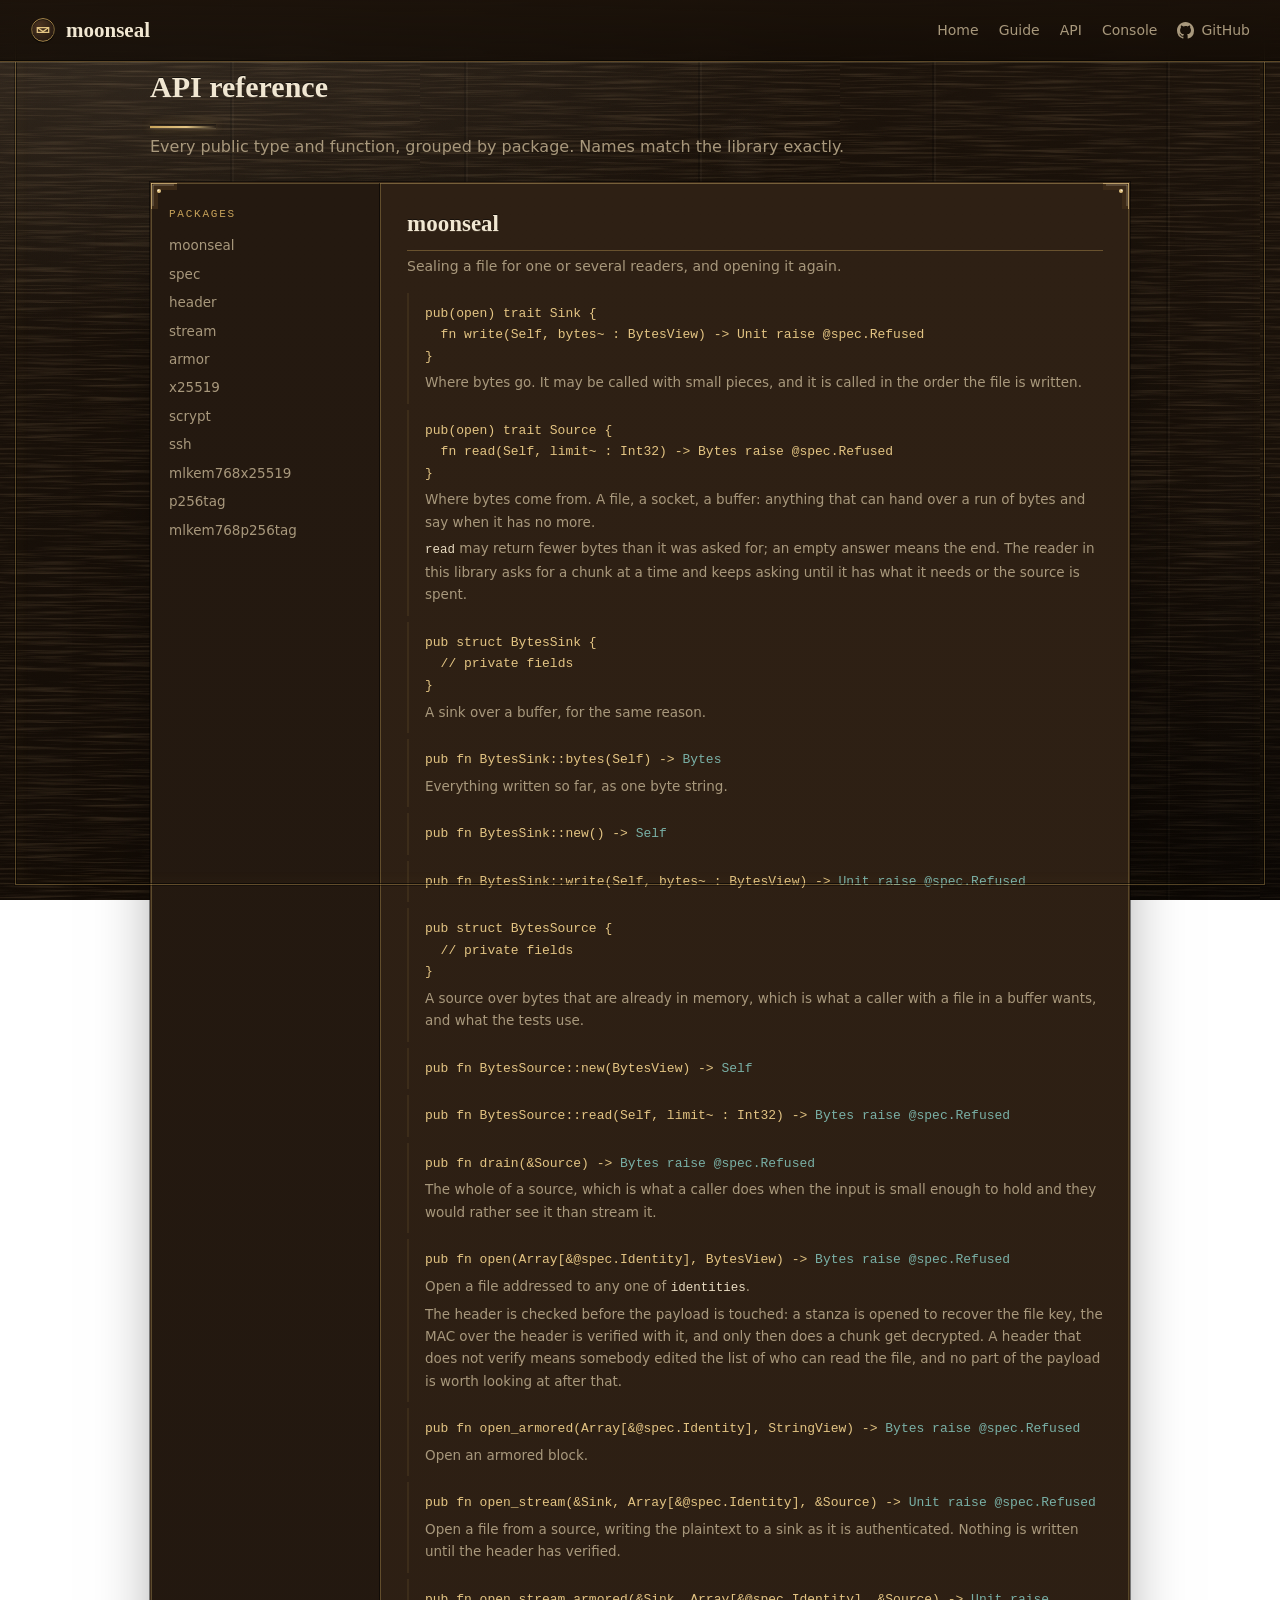
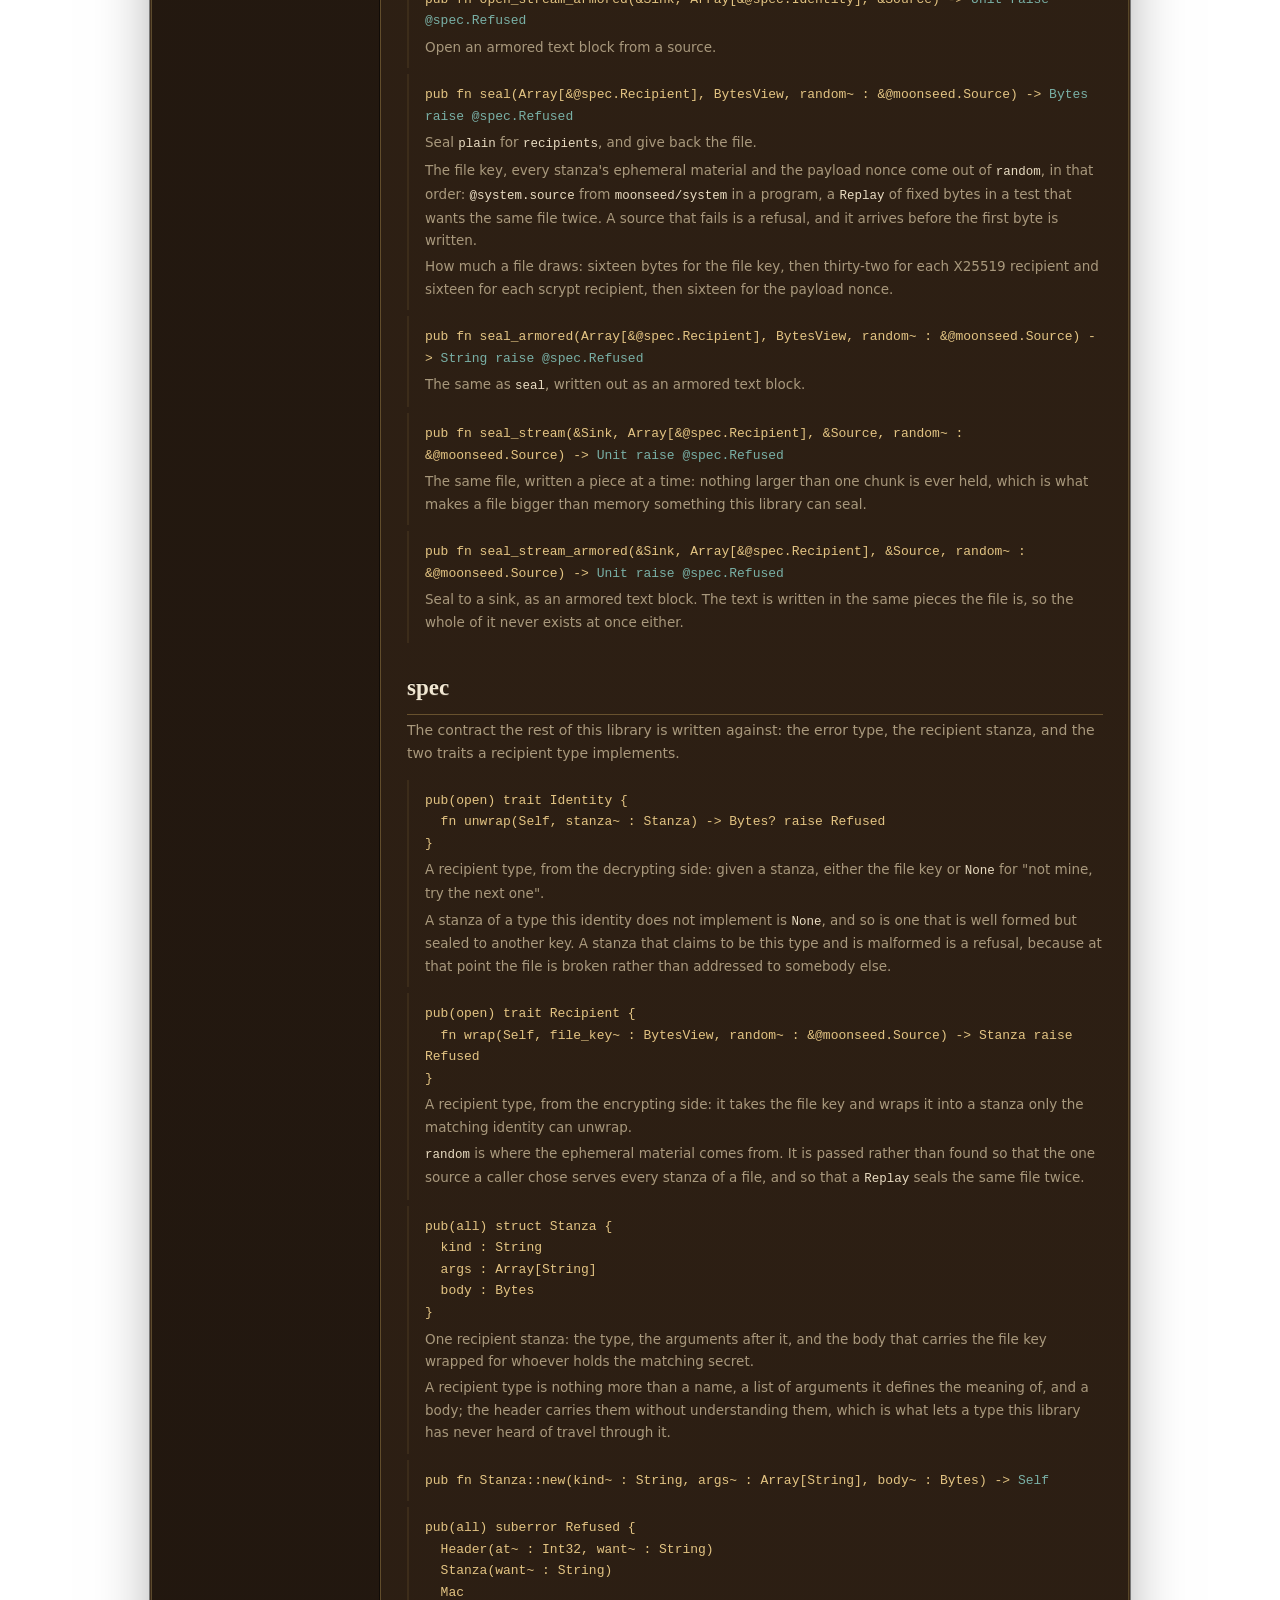
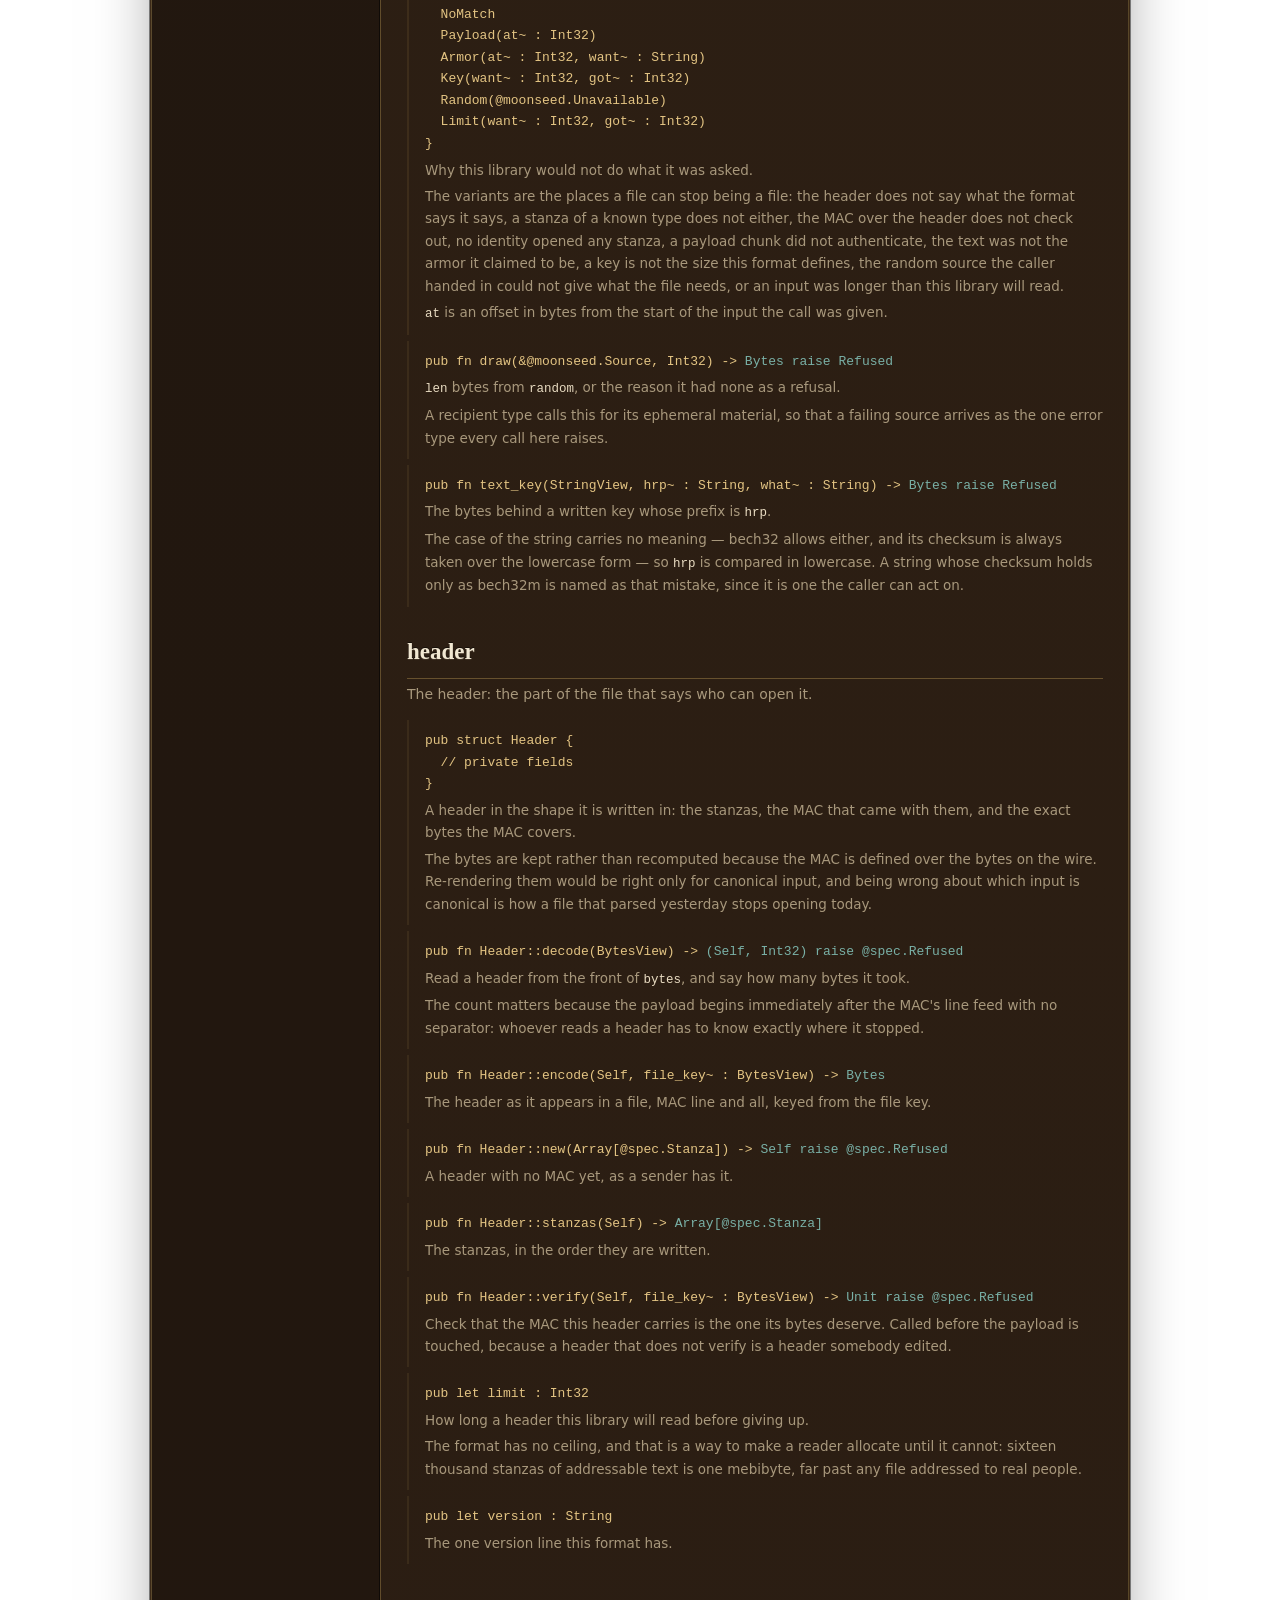
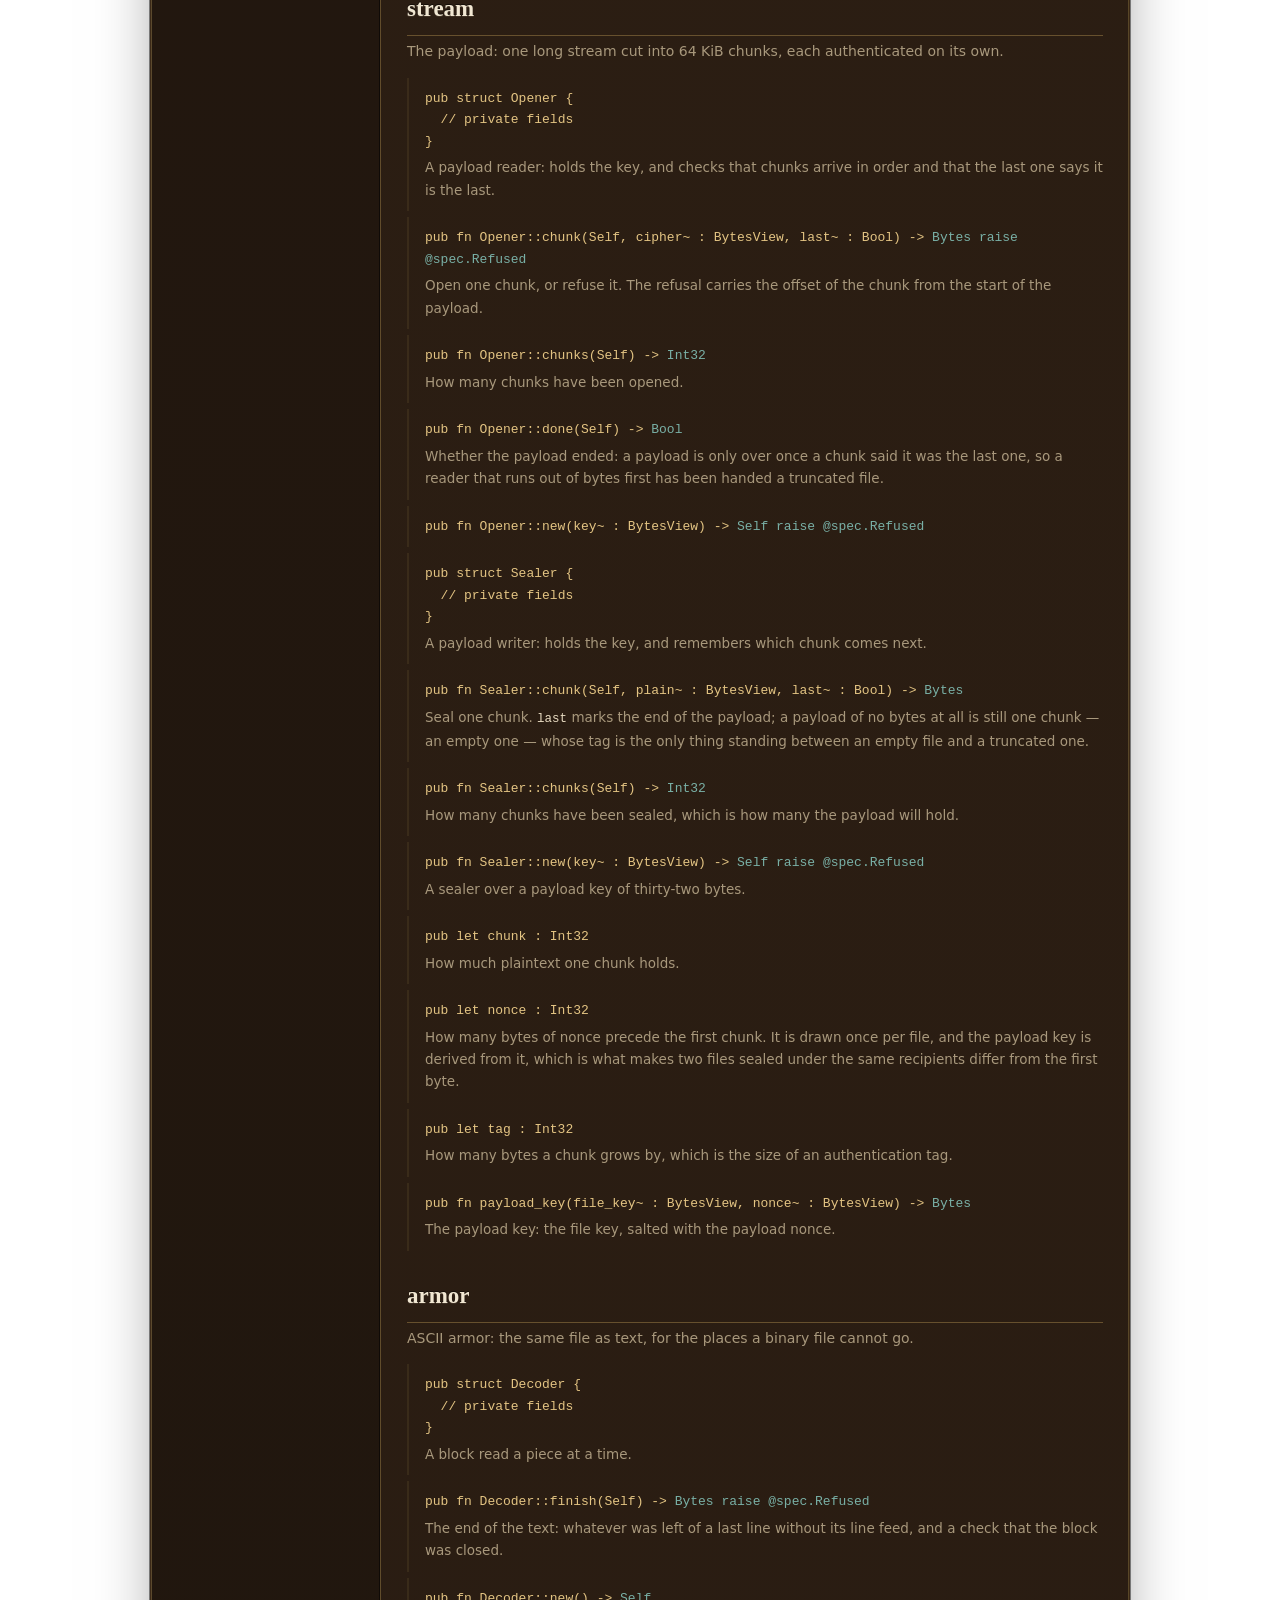
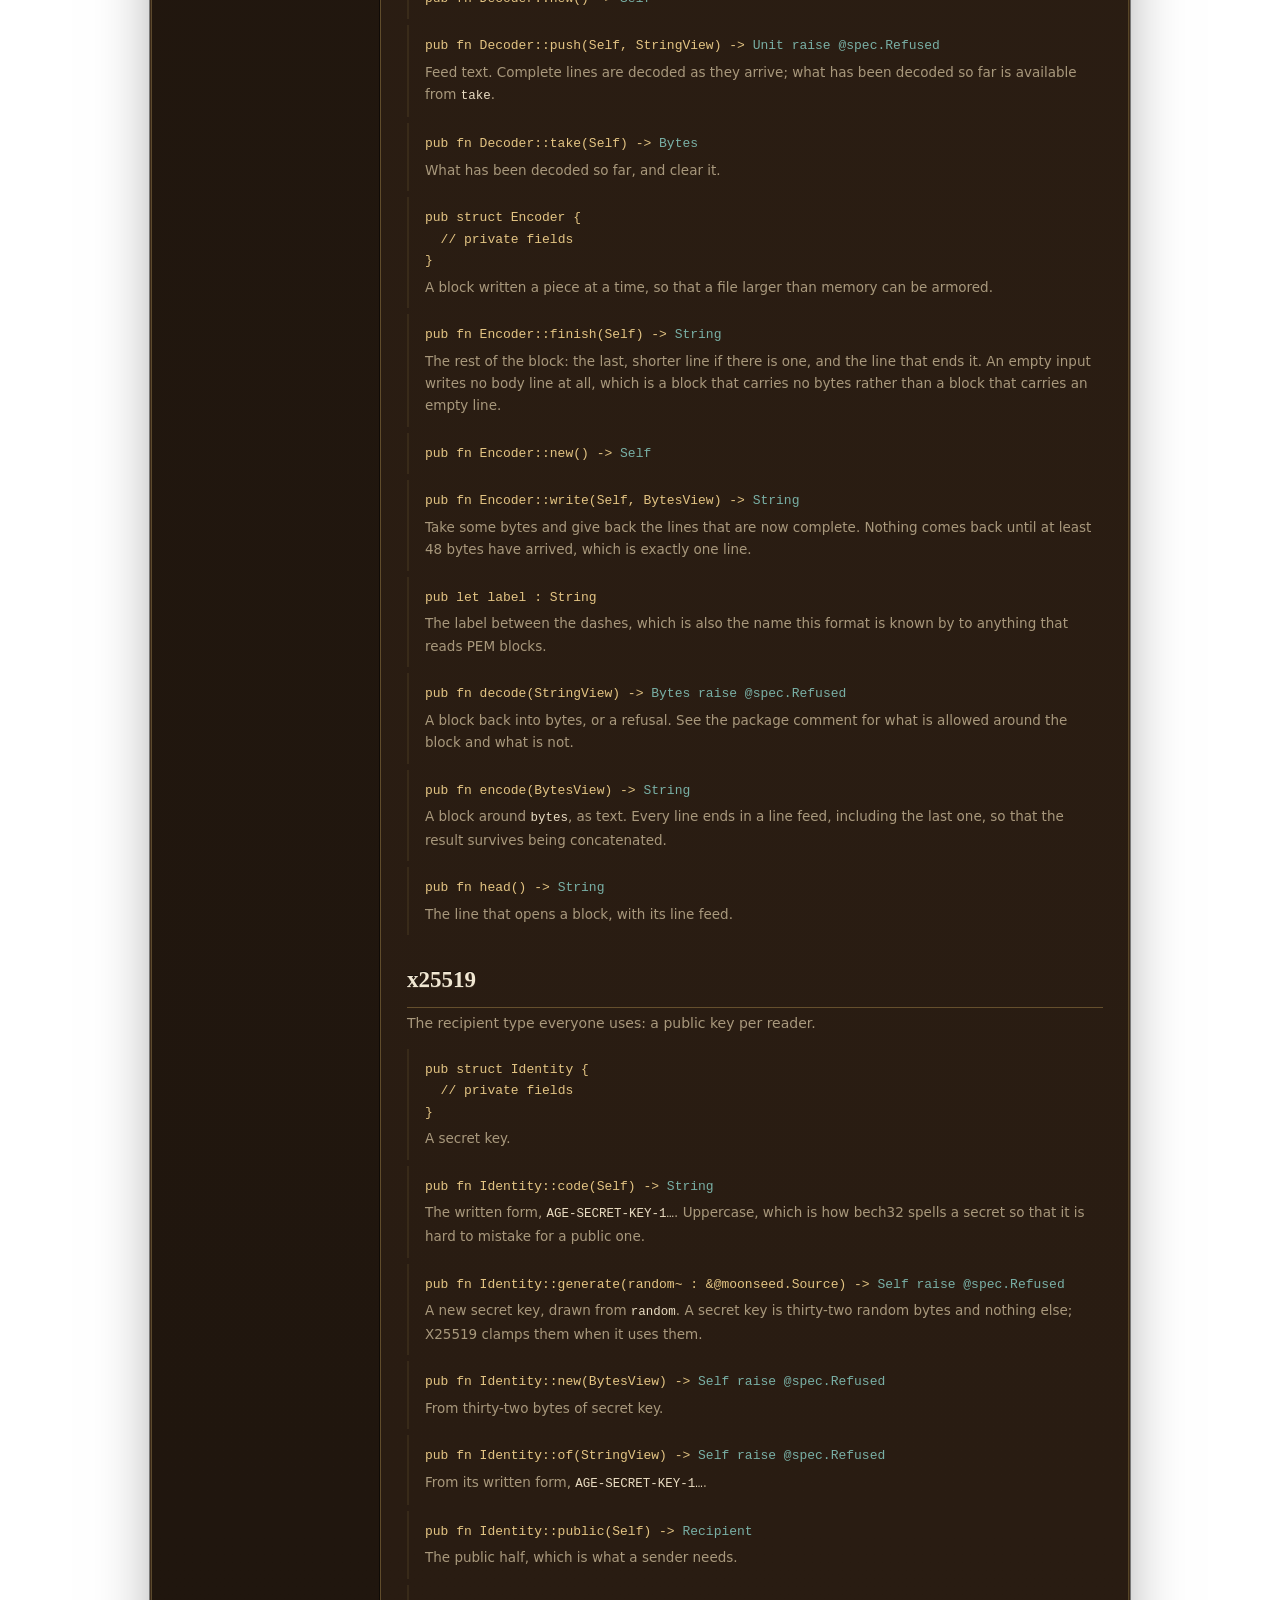
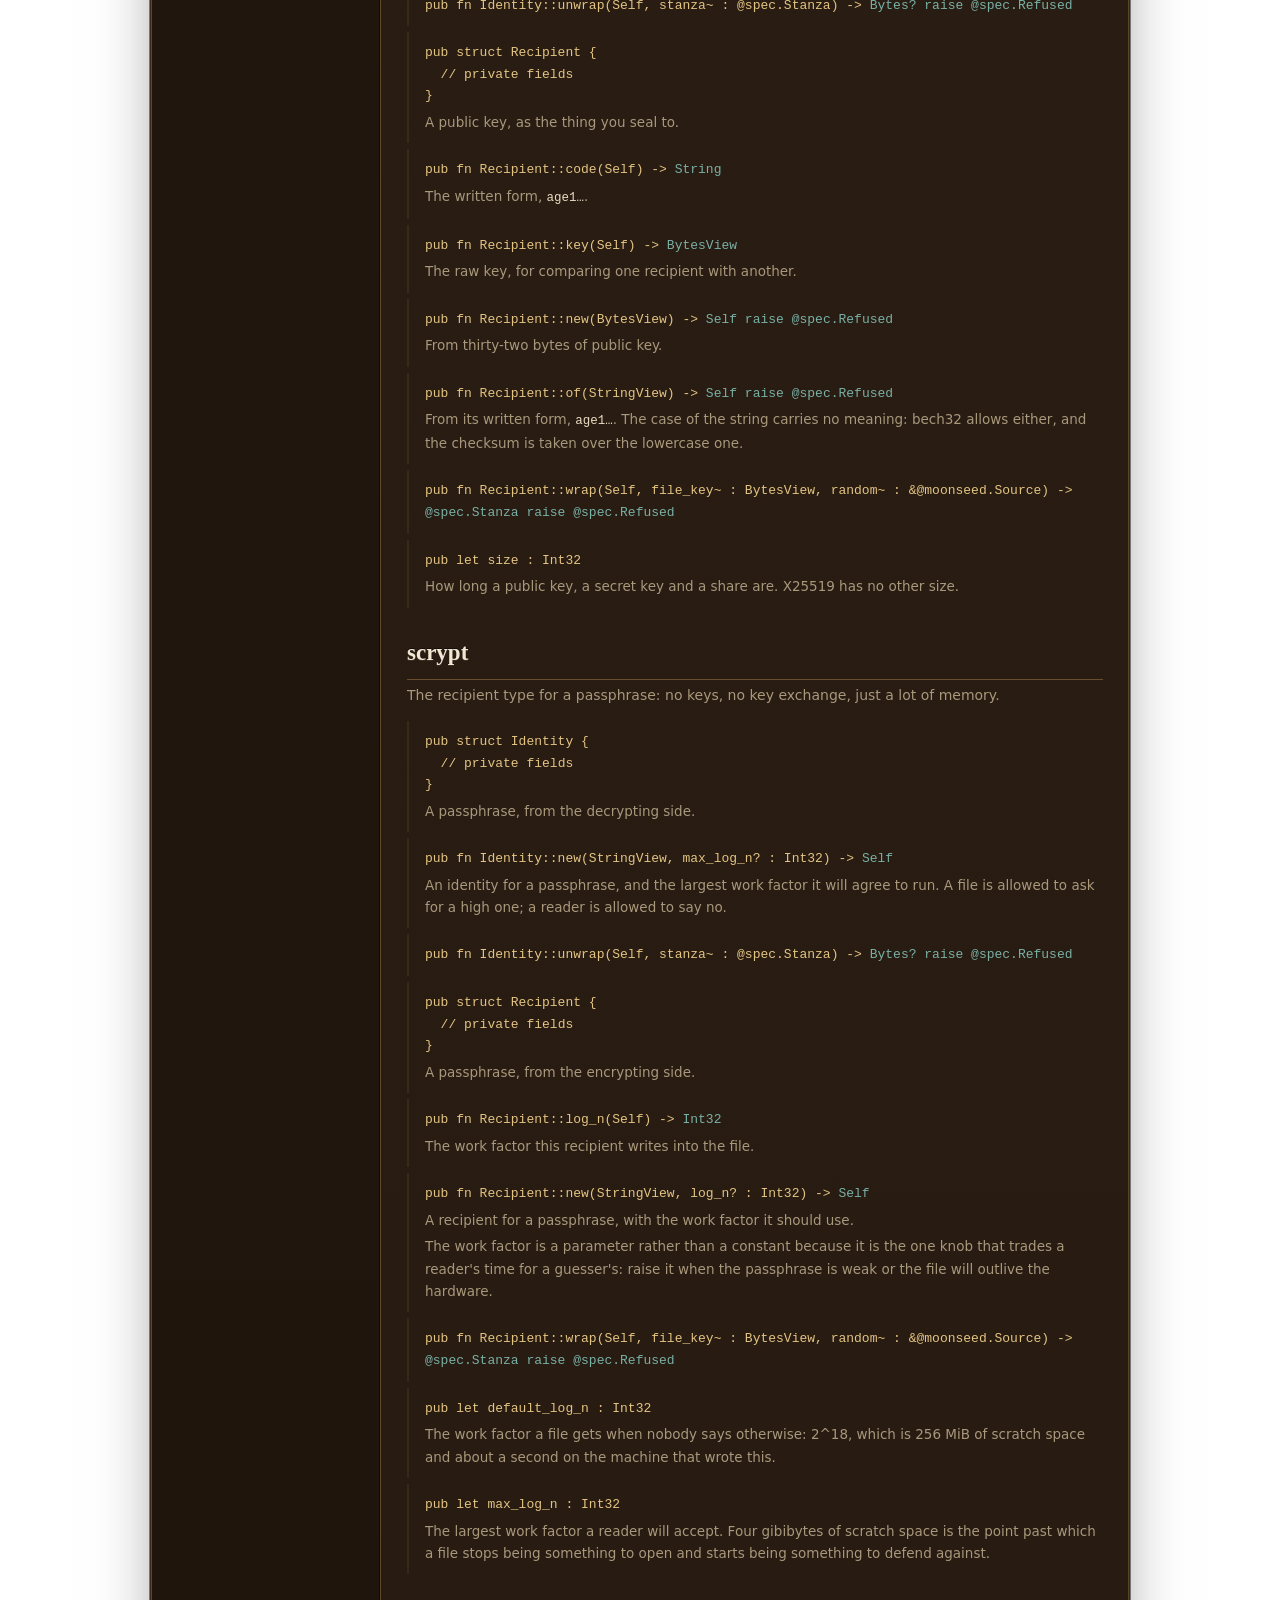
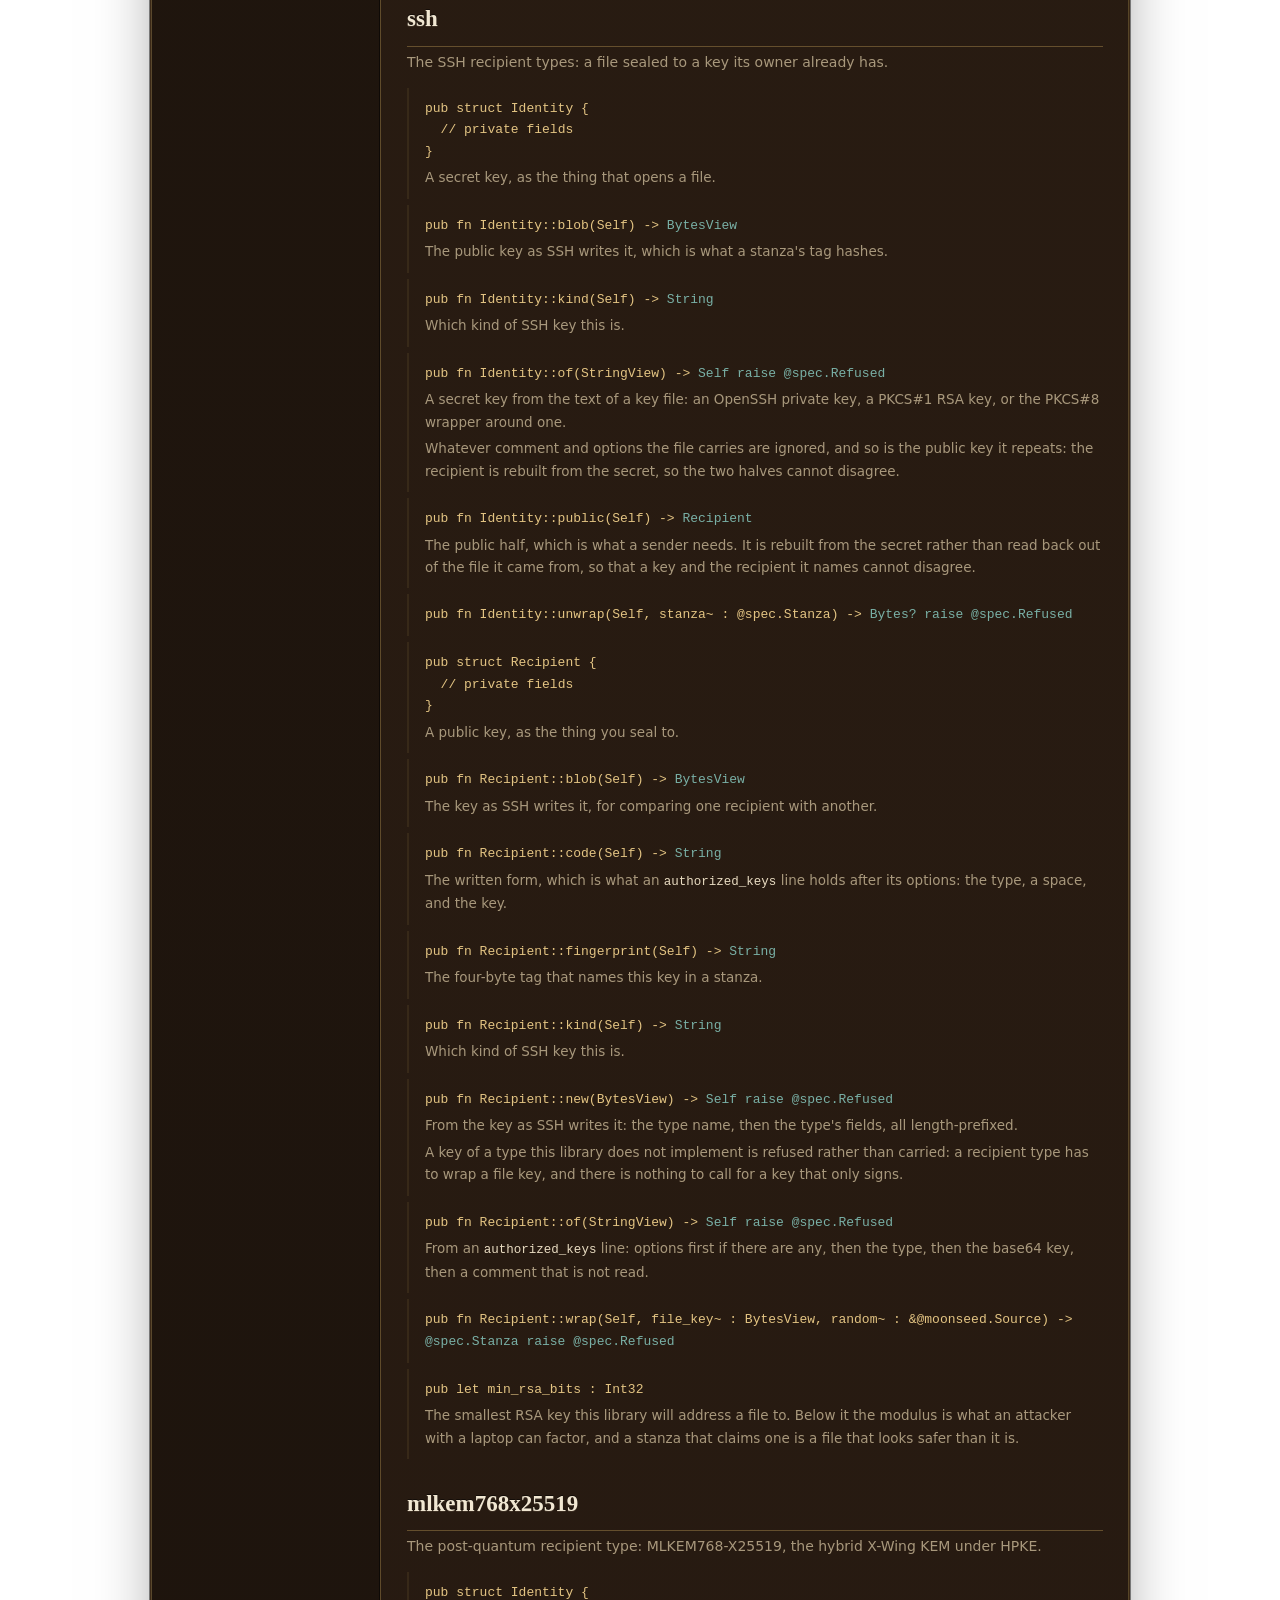
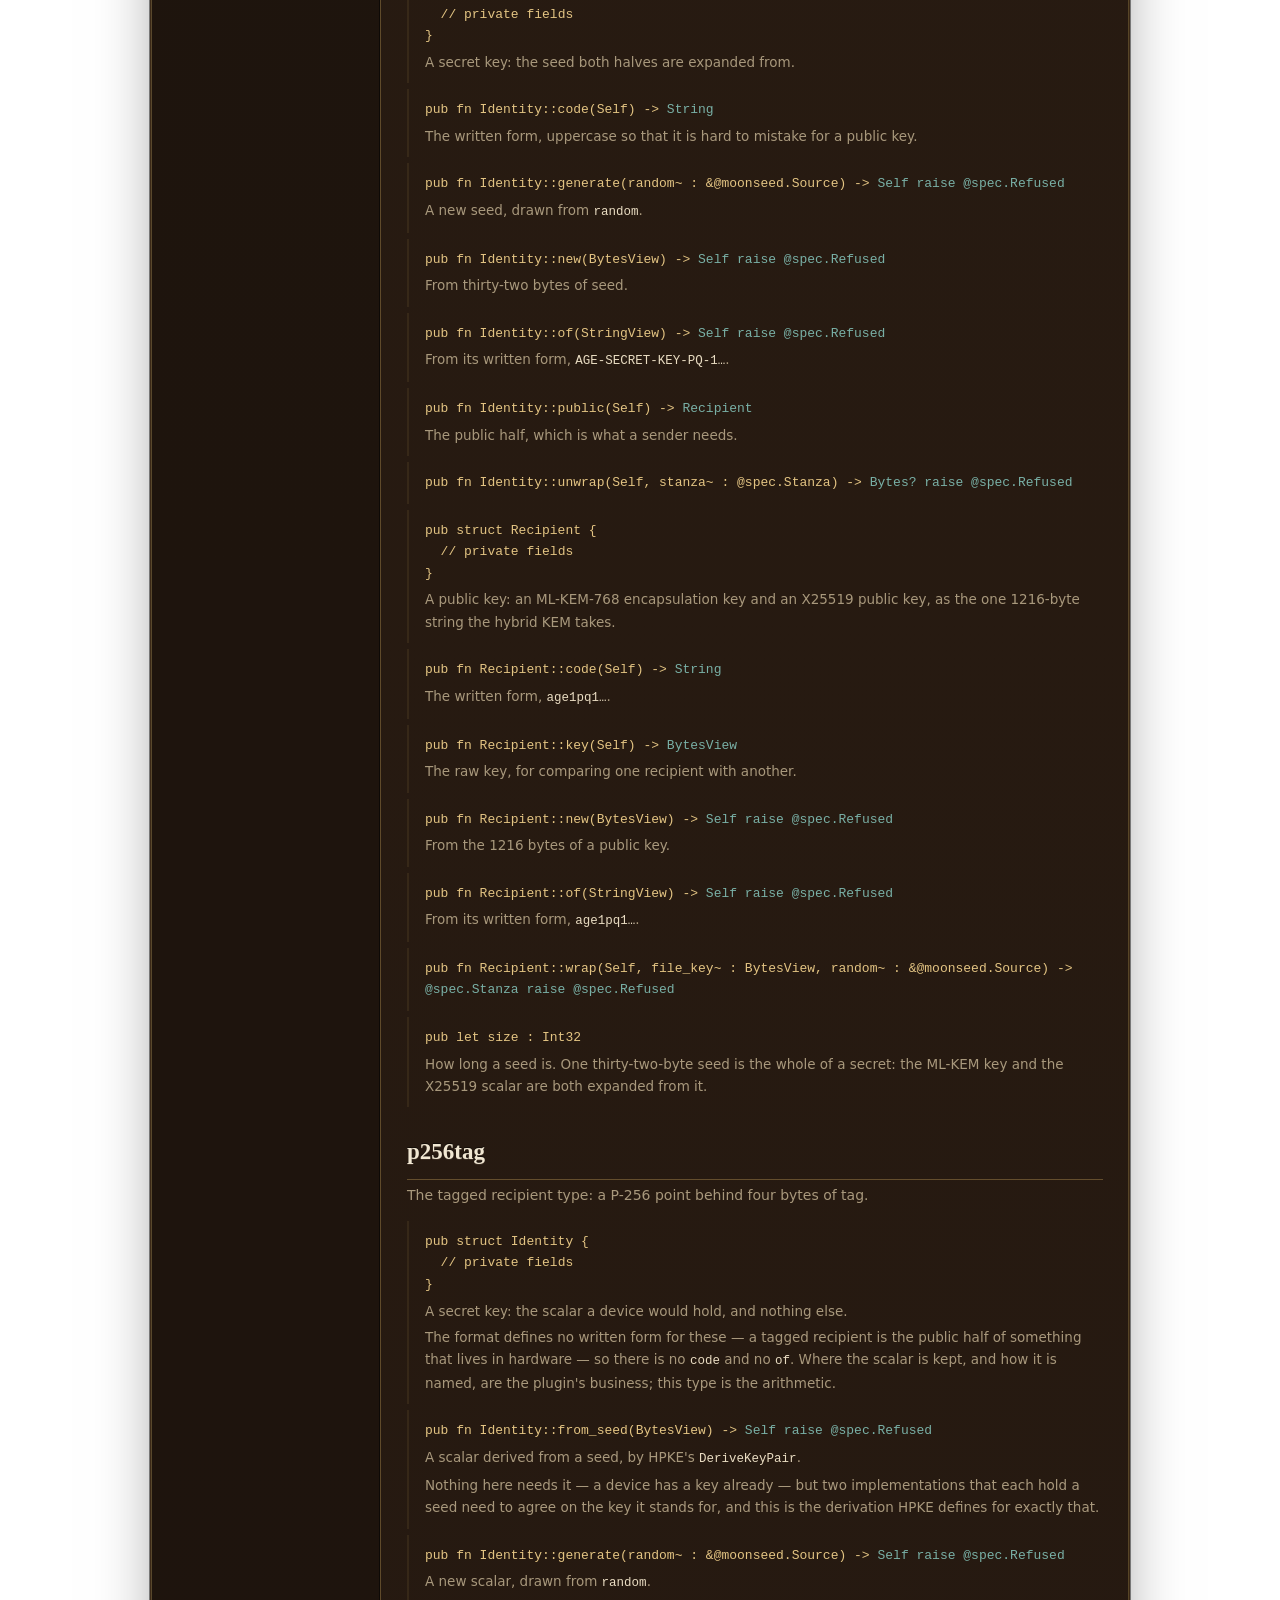
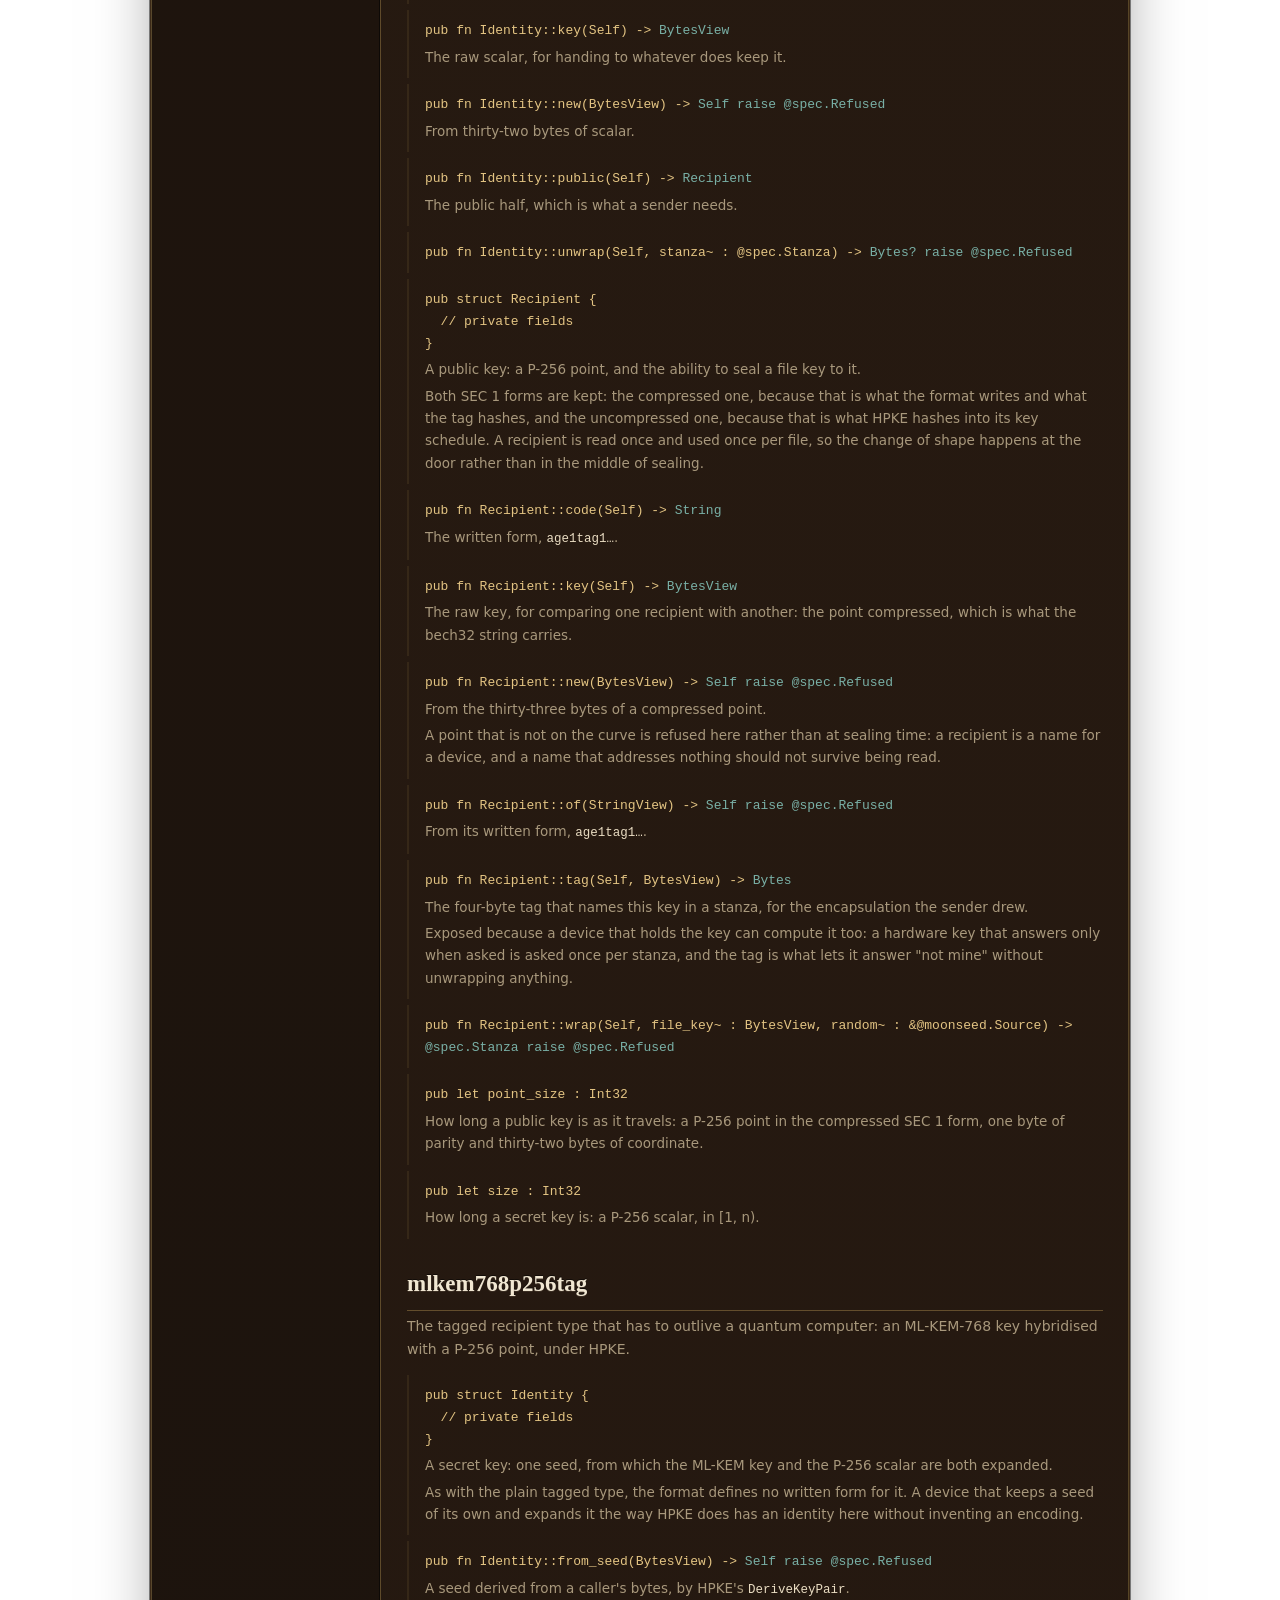
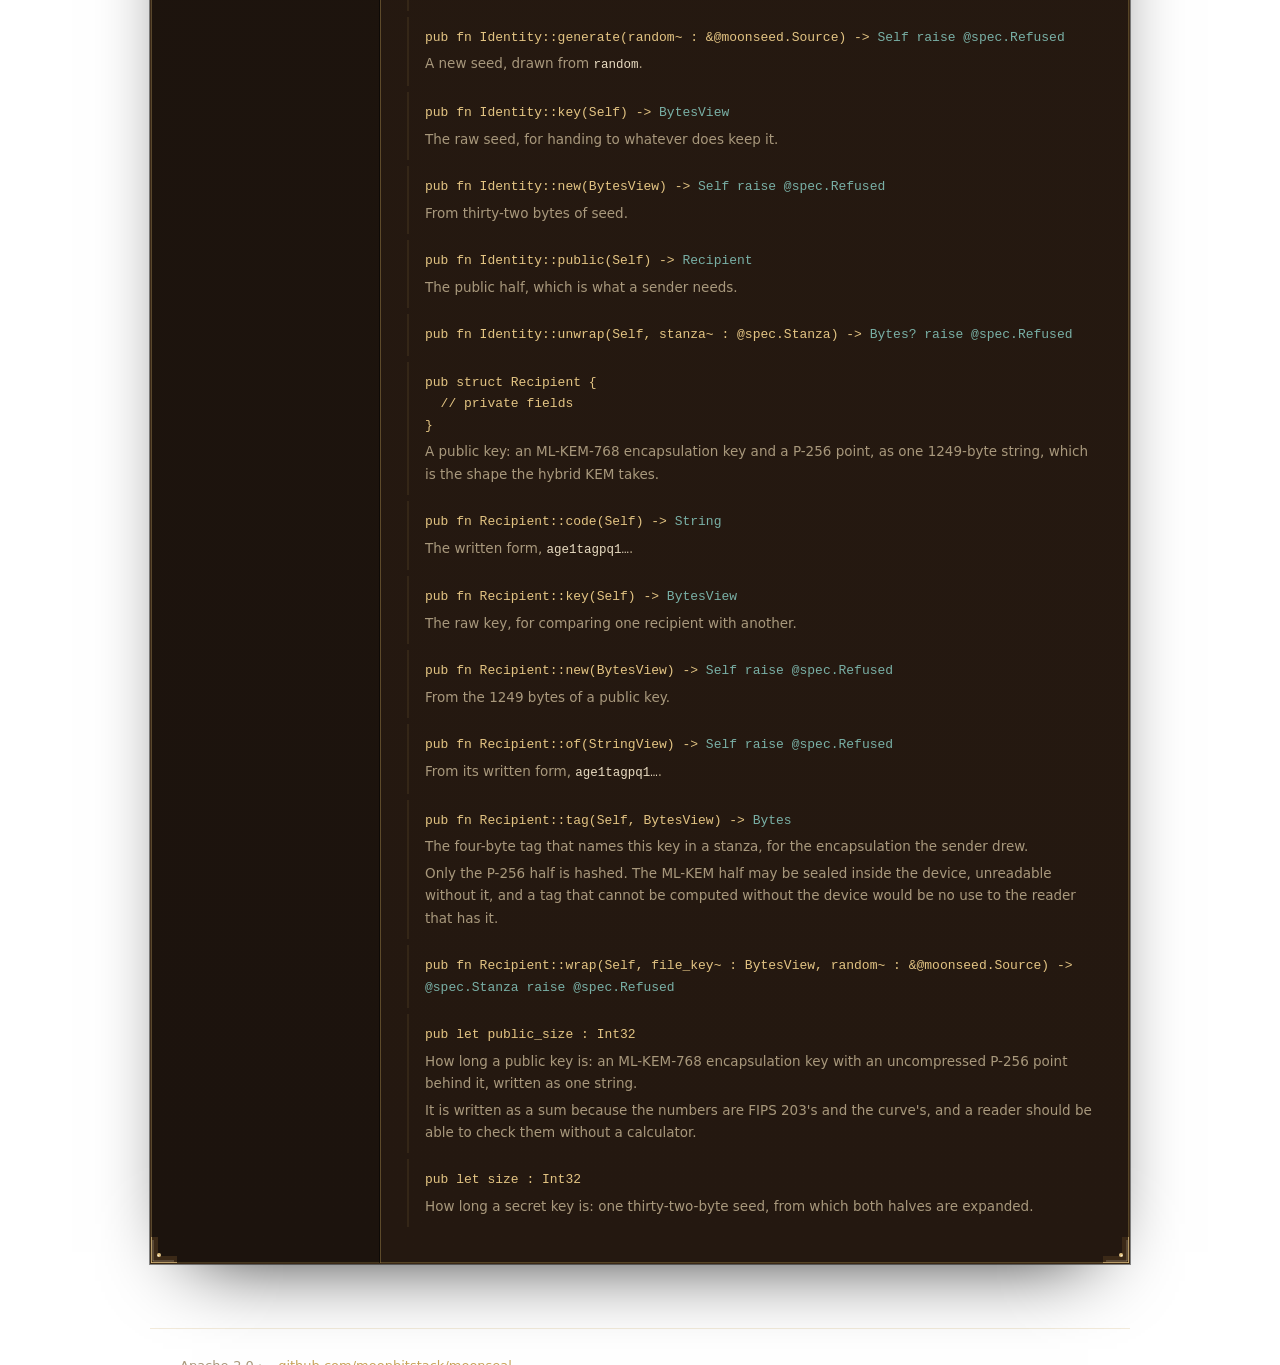
<file: docs/api.html>
<!DOCTYPE html>
<html lang="en">
<head>
<meta charset="utf-8"/>
<meta name="viewport" content="width=device-width, initial-scale=1"/>
<title>moonseal — API reference</title>
<link rel="icon" href="data:image/svg+xml,%3Csvg xmlns='http://www.w3.org/2000/svg' viewBox='0 0 32 32'%3E%3Crect width='32' height='32' rx='6' fill='%231a120b'/%3E%3Ccircle cx='16' cy='16' r='11' fill='%23d9a441'/%3E%3Cpath d='M10 13h12v6H10z' fill='none' stroke='%231a120b' stroke-width='1.7'/%3E%3Cpath d='M10 13l6 5 6-5' fill='none' stroke='%231a120b' stroke-width='1.7'/%3E%3C/svg%3E"/>
<link rel="stylesheet" href="assets/style.css"/>
</head>
<body>

<header class="bar">
  <div class="wm">
    <svg viewBox="0 0 32 32">
      <defs><radialGradient id="lg" cx="35%" cy="30%" r="80%"><stop offset="0" stop-color="#4a3320"/><stop offset="1" stop-color="#231710"/></radialGradient></defs>
      <circle cx="16" cy="16" r="14" fill="url(#lg)" stroke="#c8a35a" stroke-width="1.1"/>
      <circle cx="16" cy="16" r="14" fill="none" stroke="rgba(0,0,0,.6)" stroke-width="1" transform="translate(0,1)"/>
      <path d="M9 13h14v6H9z" fill="none" stroke="#e3c483" stroke-width="1.6"/>
      <path d="M9 13l7 5 7-5" fill="none" stroke="#e3c483" stroke-width="1.6"/>
    </svg>
    moonseal
  </div>
  <nav class="top">
    <a href="index.html#home">Home</a>
    <a href="guide.html">Guide</a>
    <a href="api.html">API</a>
    <a href="index.html#console">Console</a>
    <a class="gh" href="https://github.com/moonbitstack/moonseal" target="_blank" rel="noopener">
      <svg viewBox="0 0 16 16" fill="currentColor"><path d="M8 0C3.58 0 0 3.58 0 8a8 8 0 0 0 5.47 7.59c.4.07.55-.17.55-.38v-1.33c-2.23.49-2.7-1.07-2.7-1.07-.36-.93-.89-1.18-.89-1.18-.73-.5.05-.49.05-.49.81.06 1.23.83 1.23.83.72 1.23 1.88.88 2.34.67.07-.52.28-.88.51-1.08-1.78-.2-3.65-.89-3.65-3.95 0-.87.31-1.59.83-2.15-.08-.2-.36-1.02.08-2.13 0 0 .67-.21 2.2.82a7.6 7.6 0 0 1 2-.27c.68 0 1.36.09 2 .27 1.53-1.04 2.2-.82 2.2-.82.44 1.11.16 1.93.08 2.13.52.56.83 1.28.83 2.15 0 3.07-1.87 3.75-3.65 3.95.29.25.54.73.54 1.48v2.2c0 .21.15.46.55.38A8 8 0 0 0 16 8c0-4.42-3.58-8-8-8Z"/></svg>
      GitHub
    </a>
  </nav>
</header>

<div class="wrap">

  <h2 class="section-title" id="api">API reference</h2>
  <p class="section-sub">Every public type and function, grouped by package. Names match the library exactly.</p>

  <div class="api-grid">
    <span class="corner tl"></span><span class="corner tr"></span><span class="corner bl"></span><span class="corner br"></span>
    <nav class="api-nav">
     <div class="api-nav-inner">
      <div class="h">Packages</div>
<!-- generated:nav -->
      <a href="#pkg-moonseal">moonseal</a>
      <a href="#pkg-spec">spec</a>
      <a href="#pkg-header">header</a>
      <a href="#pkg-stream">stream</a>
      <a href="#pkg-armor">armor</a>
      <a href="#pkg-x25519">x25519</a>
      <a href="#pkg-scrypt">scrypt</a>
      <a href="#pkg-ssh">ssh</a>
      <a href="#pkg-mlkem768x25519">mlkem768x25519</a>
      <a href="#pkg-p256tag">p256tag</a>
      <a href="#pkg-mlkem768p256tag">mlkem768p256tag</a>
<!-- /generated:nav -->
     </div>
    </nav>

    <div class="api-body">
<!-- generated:api -->
      <div class="pkg" id="pkg-moonseal">
        <h3>moonseal</h3>
        <p class="desc">Sealing a file for one or several readers, and opening it again.</p>
        <div class="fn"><div class="sig">pub(open) trait Sink {
  fn write(Self, bytes~ : BytesView) -&gt; Unit raise @spec.Refused
}</div><div class="d">Where bytes go. It may be called with small pieces, and it is called in the order the file is written.</div></div>
        <div class="fn"><div class="sig">pub(open) trait Source {
  fn read(Self, limit~ : Int32) -&gt; Bytes raise @spec.Refused
}</div><div class="d">Where bytes come from. A file, a socket, a buffer: anything that can hand over a run of bytes and say when it has no more.</div><div class="d"><code>read</code> may return fewer bytes than it was asked for; an empty answer means the end. The reader in this library asks for a chunk at a time and keeps asking until it has what it needs or the source is spent.</div></div>
        <div class="fn"><div class="sig">pub struct BytesSink {
  // private fields
}</div><div class="d">A sink over a buffer, for the same reason.</div></div>
        <div class="fn"><div class="sig">pub fn BytesSink::bytes(Self) -&gt; <span class="r">Bytes</span></div><div class="d">Everything written so far, as one byte string.</div></div>
        <div class="fn"><div class="sig">pub fn BytesSink::new() -&gt; <span class="r">Self</span></div></div>
        <div class="fn"><div class="sig">pub fn BytesSink::write(Self, bytes~ : BytesView) -&gt; <span class="r">Unit raise @spec.Refused</span></div></div>
        <div class="fn"><div class="sig">pub struct BytesSource {
  // private fields
}</div><div class="d">A source over bytes that are already in memory, which is what a caller with a file in a buffer wants, and what the tests use.</div></div>
        <div class="fn"><div class="sig">pub fn BytesSource::new(BytesView) -&gt; <span class="r">Self</span></div></div>
        <div class="fn"><div class="sig">pub fn BytesSource::read(Self, limit~ : Int32) -&gt; <span class="r">Bytes raise @spec.Refused</span></div></div>
        <div class="fn"><div class="sig">pub fn drain(&amp;Source) -&gt; <span class="r">Bytes raise @spec.Refused</span></div><div class="d">The whole of a source, which is what a caller does when the input is small enough to hold and they would rather see it than stream it.</div></div>
        <div class="fn"><div class="sig">pub fn open(Array[&amp;@spec.Identity], BytesView) -&gt; <span class="r">Bytes raise @spec.Refused</span></div><div class="d">Open a file addressed to any one of <code>identities</code>.</div><div class="d">The header is checked before the payload is touched: a stanza is opened to recover the file key, the MAC over the header is verified with it, and only then does a chunk get decrypted. A header that does not verify means somebody edited the list of who can read the file, and no part of the payload is worth looking at after that.</div></div>
        <div class="fn"><div class="sig">pub fn open_armored(Array[&amp;@spec.Identity], StringView) -&gt; <span class="r">Bytes raise @spec.Refused</span></div><div class="d">Open an armored block.</div></div>
        <div class="fn"><div class="sig">pub fn open_stream(&amp;Sink, Array[&amp;@spec.Identity], &amp;Source) -&gt; <span class="r">Unit raise @spec.Refused</span></div><div class="d">Open a file from a source, writing the plaintext to a sink as it is authenticated. Nothing is written until the header has verified.</div></div>
        <div class="fn"><div class="sig">pub fn open_stream_armored(&amp;Sink, Array[&amp;@spec.Identity], &amp;Source) -&gt; <span class="r">Unit raise @spec.Refused</span></div><div class="d">Open an armored text block from a source.</div></div>
        <div class="fn"><div class="sig">pub fn seal(Array[&amp;@spec.Recipient], BytesView, random~ : &amp;@moonseed.Source) -&gt; <span class="r">Bytes raise @spec.Refused</span></div><div class="d">Seal <code>plain</code> for <code>recipients</code>, and give back the file.</div><div class="d">The file key, every stanza's ephemeral material and the payload nonce come out of <code>random</code>, in that order: <code>@system.source</code> from <code>moonseed/system</code> in a program, a <code>Replay</code> of fixed bytes in a test that wants the same file twice. A source that fails is a refusal, and it arrives before the first byte is written.</div><div class="d">How much a file draws: sixteen bytes for the file key, then thirty-two for each X25519 recipient and sixteen for each scrypt recipient, then sixteen for the payload nonce.</div></div>
        <div class="fn"><div class="sig">pub fn seal_armored(Array[&amp;@spec.Recipient], BytesView, random~ : &amp;@moonseed.Source) -&gt; <span class="r">String raise @spec.Refused</span></div><div class="d">The same as <code>seal</code>, written out as an armored text block.</div></div>
        <div class="fn"><div class="sig">pub fn seal_stream(&amp;Sink, Array[&amp;@spec.Recipient], &amp;Source, random~ : &amp;@moonseed.Source) -&gt; <span class="r">Unit raise @spec.Refused</span></div><div class="d">The same file, written a piece at a time: nothing larger than one chunk is ever held, which is what makes a file bigger than memory something this library can seal.</div></div>
        <div class="fn"><div class="sig">pub fn seal_stream_armored(&amp;Sink, Array[&amp;@spec.Recipient], &amp;Source, random~ : &amp;@moonseed.Source) -&gt; <span class="r">Unit raise @spec.Refused</span></div><div class="d">Seal to a sink, as an armored text block. The text is written in the same pieces the file is, so the whole of it never exists at once either.</div></div>
      </div>

      <div class="pkg" id="pkg-spec">
        <h3>spec</h3>
        <p class="desc">The contract the rest of this library is written against: the error type, the recipient stanza, and the two traits a recipient type implements.</p>
        <div class="fn"><div class="sig">pub(open) trait Identity {
  fn unwrap(Self, stanza~ : Stanza) -&gt; Bytes? raise Refused
}</div><div class="d">A recipient type, from the decrypting side: given a stanza, either the file key or <code>None</code> for "not mine, try the next one".</div><div class="d">A stanza of a type this identity does not implement is <code>None</code>, and so is one that is well formed but sealed to another key. A stanza that claims to be this type and is malformed is a refusal, because at that point the file is broken rather than addressed to somebody else.</div></div>
        <div class="fn"><div class="sig">pub(open) trait Recipient {
  fn wrap(Self, file_key~ : BytesView, random~ : &amp;@moonseed.Source) -&gt; Stanza raise Refused
}</div><div class="d">A recipient type, from the encrypting side: it takes the file key and wraps it into a stanza only the matching identity can unwrap.</div><div class="d"><code>random</code> is where the ephemeral material comes from. It is passed rather than found so that the one source a caller chose serves every stanza of a file, and so that a <code>Replay</code> seals the same file twice.</div></div>
        <div class="fn"><div class="sig">pub(all) struct Stanza {
  kind : String
  args : Array[String]
  body : Bytes
}</div><div class="d">One recipient stanza: the type, the arguments after it, and the body that carries the file key wrapped for whoever holds the matching secret.</div><div class="d">A recipient type is nothing more than a name, a list of arguments it defines the meaning of, and a body; the header carries them without understanding them, which is what lets a type this library has never heard of travel through it.</div></div>
        <div class="fn"><div class="sig">pub fn Stanza::new(kind~ : String, args~ : Array[String], body~ : Bytes) -&gt; <span class="r">Self</span></div></div>
        <div class="fn"><div class="sig">pub(all) suberror Refused {
  Header(at~ : Int32, want~ : String)
  Stanza(want~ : String)
  Mac
  NoMatch
  Payload(at~ : Int32)
  Armor(at~ : Int32, want~ : String)
  Key(want~ : Int32, got~ : Int32)
  Random(@moonseed.Unavailable)
  Limit(want~ : Int32, got~ : Int32)
}</div><div class="d">Why this library would not do what it was asked.</div><div class="d">The variants are the places a file can stop being a file: the header does not say what the format says it says, a stanza of a known type does not either, the MAC over the header does not check out, no identity opened any stanza, a payload chunk did not authenticate, the text was not the armor it claimed to be, a key is not the size this format defines, the random source the caller handed in could not give what the file needs, or an input was longer than this library will read.</div><div class="d"><code>at</code> is an offset in bytes from the start of the input the call was given.</div></div>
        <div class="fn"><div class="sig">pub fn draw(&amp;@moonseed.Source, Int32) -&gt; <span class="r">Bytes raise Refused</span></div><div class="d"><code>len</code> bytes from <code>random</code>, or the reason it had none as a refusal.</div><div class="d">A recipient type calls this for its ephemeral material, so that a failing source arrives as the one error type every call here raises.</div></div>
        <div class="fn"><div class="sig">pub fn text_key(StringView, hrp~ : String, what~ : String) -&gt; <span class="r">Bytes raise Refused</span></div><div class="d">The bytes behind a written key whose prefix is <code>hrp</code>.</div><div class="d">The case of the string carries no meaning — bech32 allows either, and its checksum is always taken over the lowercase form — so <code>hrp</code> is compared in lowercase. A string whose checksum holds only as bech32m is named as that mistake, since it is one the caller can act on.</div></div>
      </div>

      <div class="pkg" id="pkg-header">
        <h3>header</h3>
        <p class="desc">The header: the part of the file that says who can open it.</p>
        <div class="fn"><div class="sig">pub struct Header {
  // private fields
}</div><div class="d">A header in the shape it is written in: the stanzas, the MAC that came with them, and the exact bytes the MAC covers.</div><div class="d">The bytes are kept rather than recomputed because the MAC is defined over the bytes on the wire. Re-rendering them would be right only for canonical input, and being wrong about which input is canonical is how a file that parsed yesterday stops opening today.</div></div>
        <div class="fn"><div class="sig">pub fn Header::decode(BytesView) -&gt; <span class="r">(Self, Int32) raise @spec.Refused</span></div><div class="d">Read a header from the front of <code>bytes</code>, and say how many bytes it took.</div><div class="d">The count matters because the payload begins immediately after the MAC's line feed with no separator: whoever reads a header has to know exactly where it stopped.</div></div>
        <div class="fn"><div class="sig">pub fn Header::encode(Self, file_key~ : BytesView) -&gt; <span class="r">Bytes</span></div><div class="d">The header as it appears in a file, MAC line and all, keyed from the file key.</div></div>
        <div class="fn"><div class="sig">pub fn Header::new(Array[@spec.Stanza]) -&gt; <span class="r">Self raise @spec.Refused</span></div><div class="d">A header with no MAC yet, as a sender has it.</div></div>
        <div class="fn"><div class="sig">pub fn Header::stanzas(Self) -&gt; <span class="r">Array[@spec.Stanza]</span></div><div class="d">The stanzas, in the order they are written.</div></div>
        <div class="fn"><div class="sig">pub fn Header::verify(Self, file_key~ : BytesView) -&gt; <span class="r">Unit raise @spec.Refused</span></div><div class="d">Check that the MAC this header carries is the one its bytes deserve. Called before the payload is touched, because a header that does not verify is a header somebody edited.</div></div>
        <div class="fn"><div class="sig">pub let limit : Int32</div><div class="d">How long a header this library will read before giving up.</div><div class="d">The format has no ceiling, and that is a way to make a reader allocate until it cannot: sixteen thousand stanzas of addressable text is one mebibyte, far past any file addressed to real people.</div></div>
        <div class="fn"><div class="sig">pub let version : String</div><div class="d">The one version line this format has.</div></div>
      </div>

      <div class="pkg" id="pkg-stream">
        <h3>stream</h3>
        <p class="desc">The payload: one long stream cut into 64 KiB chunks, each authenticated on its own.</p>
        <div class="fn"><div class="sig">pub struct Opener {
  // private fields
}</div><div class="d">A payload reader: holds the key, and checks that chunks arrive in order and that the last one says it is the last.</div></div>
        <div class="fn"><div class="sig">pub fn Opener::chunk(Self, cipher~ : BytesView, last~ : Bool) -&gt; <span class="r">Bytes raise @spec.Refused</span></div><div class="d">Open one chunk, or refuse it. The refusal carries the offset of the chunk from the start of the payload.</div></div>
        <div class="fn"><div class="sig">pub fn Opener::chunks(Self) -&gt; <span class="r">Int32</span></div><div class="d">How many chunks have been opened.</div></div>
        <div class="fn"><div class="sig">pub fn Opener::done(Self) -&gt; <span class="r">Bool</span></div><div class="d">Whether the payload ended: a payload is only over once a chunk said it was the last one, so a reader that runs out of bytes first has been handed a truncated file.</div></div>
        <div class="fn"><div class="sig">pub fn Opener::new(key~ : BytesView) -&gt; <span class="r">Self raise @spec.Refused</span></div></div>
        <div class="fn"><div class="sig">pub struct Sealer {
  // private fields
}</div><div class="d">A payload writer: holds the key, and remembers which chunk comes next.</div></div>
        <div class="fn"><div class="sig">pub fn Sealer::chunk(Self, plain~ : BytesView, last~ : Bool) -&gt; <span class="r">Bytes</span></div><div class="d">Seal one chunk. <code>last</code> marks the end of the payload; a payload of no bytes at all is still one chunk — an empty one — whose tag is the only thing standing between an empty file and a truncated one.</div></div>
        <div class="fn"><div class="sig">pub fn Sealer::chunks(Self) -&gt; <span class="r">Int32</span></div><div class="d">How many chunks have been sealed, which is how many the payload will hold.</div></div>
        <div class="fn"><div class="sig">pub fn Sealer::new(key~ : BytesView) -&gt; <span class="r">Self raise @spec.Refused</span></div><div class="d">A sealer over a payload key of thirty-two bytes.</div></div>
        <div class="fn"><div class="sig">pub let chunk : Int32</div><div class="d">How much plaintext one chunk holds.</div></div>
        <div class="fn"><div class="sig">pub let nonce : Int32</div><div class="d">How many bytes of nonce precede the first chunk. It is drawn once per file, and the payload key is derived from it, which is what makes two files sealed under the same recipients differ from the first byte.</div></div>
        <div class="fn"><div class="sig">pub let tag : Int32</div><div class="d">How many bytes a chunk grows by, which is the size of an authentication tag.</div></div>
        <div class="fn"><div class="sig">pub fn payload_key(file_key~ : BytesView, nonce~ : BytesView) -&gt; <span class="r">Bytes</span></div><div class="d">The payload key: the file key, salted with the payload nonce.</div></div>
      </div>

      <div class="pkg" id="pkg-armor">
        <h3>armor</h3>
        <p class="desc">ASCII armor: the same file as text, for the places a binary file cannot go.</p>
        <div class="fn"><div class="sig">pub struct Decoder {
  // private fields
}</div><div class="d">A block read a piece at a time.</div></div>
        <div class="fn"><div class="sig">pub fn Decoder::finish(Self) -&gt; <span class="r">Bytes raise @spec.Refused</span></div><div class="d">The end of the text: whatever was left of a last line without its line feed, and a check that the block was closed.</div></div>
        <div class="fn"><div class="sig">pub fn Decoder::new() -&gt; <span class="r">Self</span></div></div>
        <div class="fn"><div class="sig">pub fn Decoder::push(Self, StringView) -&gt; <span class="r">Unit raise @spec.Refused</span></div><div class="d">Feed text. Complete lines are decoded as they arrive; what has been decoded so far is available from <code>take</code>.</div></div>
        <div class="fn"><div class="sig">pub fn Decoder::take(Self) -&gt; <span class="r">Bytes</span></div><div class="d">What has been decoded so far, and clear it.</div></div>
        <div class="fn"><div class="sig">pub struct Encoder {
  // private fields
}</div><div class="d">A block written a piece at a time, so that a file larger than memory can be armored.</div></div>
        <div class="fn"><div class="sig">pub fn Encoder::finish(Self) -&gt; <span class="r">String</span></div><div class="d">The rest of the block: the last, shorter line if there is one, and the line that ends it. An empty input writes no body line at all, which is a block that carries no bytes rather than a block that carries an empty line.</div></div>
        <div class="fn"><div class="sig">pub fn Encoder::new() -&gt; <span class="r">Self</span></div></div>
        <div class="fn"><div class="sig">pub fn Encoder::write(Self, BytesView) -&gt; <span class="r">String</span></div><div class="d">Take some bytes and give back the lines that are now complete. Nothing comes back until at least 48 bytes have arrived, which is exactly one line.</div></div>
        <div class="fn"><div class="sig">pub let label : String</div><div class="d">The label between the dashes, which is also the name this format is known by to anything that reads PEM blocks.</div></div>
        <div class="fn"><div class="sig">pub fn decode(StringView) -&gt; <span class="r">Bytes raise @spec.Refused</span></div><div class="d">A block back into bytes, or a refusal. See the package comment for what is allowed around the block and what is not.</div></div>
        <div class="fn"><div class="sig">pub fn encode(BytesView) -&gt; <span class="r">String</span></div><div class="d">A block around <code>bytes</code>, as text. Every line ends in a line feed, including the last one, so that the result survives being concatenated.</div></div>
        <div class="fn"><div class="sig">pub fn head() -&gt; <span class="r">String</span></div><div class="d">The line that opens a block, with its line feed.</div></div>
      </div>

      <div class="pkg" id="pkg-x25519">
        <h3>x25519</h3>
        <p class="desc">The recipient type everyone uses: a public key per reader.</p>
        <div class="fn"><div class="sig">pub struct Identity {
  // private fields
}</div><div class="d">A secret key.</div></div>
        <div class="fn"><div class="sig">pub fn Identity::code(Self) -&gt; <span class="r">String</span></div><div class="d">The written form, <code>AGE-SECRET-KEY-1…</code>. Uppercase, which is how bech32 spells a secret so that it is hard to mistake for a public one.</div></div>
        <div class="fn"><div class="sig">pub fn Identity::generate(random~ : &amp;@moonseed.Source) -&gt; <span class="r">Self raise @spec.Refused</span></div><div class="d">A new secret key, drawn from <code>random</code>. A secret key is thirty-two random bytes and nothing else; X25519 clamps them when it uses them.</div></div>
        <div class="fn"><div class="sig">pub fn Identity::new(BytesView) -&gt; <span class="r">Self raise @spec.Refused</span></div><div class="d">From thirty-two bytes of secret key.</div></div>
        <div class="fn"><div class="sig">pub fn Identity::of(StringView) -&gt; <span class="r">Self raise @spec.Refused</span></div><div class="d">From its written form, <code>AGE-SECRET-KEY-1…</code>.</div></div>
        <div class="fn"><div class="sig">pub fn Identity::public(Self) -&gt; <span class="r">Recipient</span></div><div class="d">The public half, which is what a sender needs.</div></div>
        <div class="fn"><div class="sig">pub fn Identity::unwrap(Self, stanza~ : @spec.Stanza) -&gt; <span class="r">Bytes? raise @spec.Refused</span></div></div>
        <div class="fn"><div class="sig">pub struct Recipient {
  // private fields
}</div><div class="d">A public key, as the thing you seal to.</div></div>
        <div class="fn"><div class="sig">pub fn Recipient::code(Self) -&gt; <span class="r">String</span></div><div class="d">The written form, <code>age1…</code>.</div></div>
        <div class="fn"><div class="sig">pub fn Recipient::key(Self) -&gt; <span class="r">BytesView</span></div><div class="d">The raw key, for comparing one recipient with another.</div></div>
        <div class="fn"><div class="sig">pub fn Recipient::new(BytesView) -&gt; <span class="r">Self raise @spec.Refused</span></div><div class="d">From thirty-two bytes of public key.</div></div>
        <div class="fn"><div class="sig">pub fn Recipient::of(StringView) -&gt; <span class="r">Self raise @spec.Refused</span></div><div class="d">From its written form, <code>age1…</code>. The case of the string carries no meaning: bech32 allows either, and the checksum is taken over the lowercase one.</div></div>
        <div class="fn"><div class="sig">pub fn Recipient::wrap(Self, file_key~ : BytesView, random~ : &amp;@moonseed.Source) -&gt; <span class="r">@spec.Stanza raise @spec.Refused</span></div></div>
        <div class="fn"><div class="sig">pub let size : Int32</div><div class="d">How long a public key, a secret key and a share are. X25519 has no other size.</div></div>
      </div>

      <div class="pkg" id="pkg-scrypt">
        <h3>scrypt</h3>
        <p class="desc">The recipient type for a passphrase: no keys, no key exchange, just a lot of memory.</p>
        <div class="fn"><div class="sig">pub struct Identity {
  // private fields
}</div><div class="d">A passphrase, from the decrypting side.</div></div>
        <div class="fn"><div class="sig">pub fn Identity::new(StringView, max_log_n? : Int32) -&gt; <span class="r">Self</span></div><div class="d">An identity for a passphrase, and the largest work factor it will agree to run. A file is allowed to ask for a high one; a reader is allowed to say no.</div></div>
        <div class="fn"><div class="sig">pub fn Identity::unwrap(Self, stanza~ : @spec.Stanza) -&gt; <span class="r">Bytes? raise @spec.Refused</span></div></div>
        <div class="fn"><div class="sig">pub struct Recipient {
  // private fields
}</div><div class="d">A passphrase, from the encrypting side.</div></div>
        <div class="fn"><div class="sig">pub fn Recipient::log_n(Self) -&gt; <span class="r">Int32</span></div><div class="d">The work factor this recipient writes into the file.</div></div>
        <div class="fn"><div class="sig">pub fn Recipient::new(StringView, log_n? : Int32) -&gt; <span class="r">Self</span></div><div class="d">A recipient for a passphrase, with the work factor it should use.</div><div class="d">The work factor is a parameter rather than a constant because it is the one knob that trades a reader's time for a guesser's: raise it when the passphrase is weak or the file will outlive the hardware.</div></div>
        <div class="fn"><div class="sig">pub fn Recipient::wrap(Self, file_key~ : BytesView, random~ : &amp;@moonseed.Source) -&gt; <span class="r">@spec.Stanza raise @spec.Refused</span></div></div>
        <div class="fn"><div class="sig">pub let default_log_n : Int32</div><div class="d">The work factor a file gets when nobody says otherwise: 2^18, which is 256 MiB of scratch space and about a second on the machine that wrote this.</div></div>
        <div class="fn"><div class="sig">pub let max_log_n : Int32</div><div class="d">The largest work factor a reader will accept. Four gibibytes of scratch space is the point past which a file stops being something to open and starts being something to defend against.</div></div>
      </div>

      <div class="pkg" id="pkg-ssh">
        <h3>ssh</h3>
        <p class="desc">The SSH recipient types: a file sealed to a key its owner already has.</p>
        <div class="fn"><div class="sig">pub struct Identity {
  // private fields
}</div><div class="d">A secret key, as the thing that opens a file.</div></div>
        <div class="fn"><div class="sig">pub fn Identity::blob(Self) -&gt; <span class="r">BytesView</span></div><div class="d">The public key as SSH writes it, which is what a stanza's tag hashes.</div></div>
        <div class="fn"><div class="sig">pub fn Identity::kind(Self) -&gt; <span class="r">String</span></div><div class="d">Which kind of SSH key this is.</div></div>
        <div class="fn"><div class="sig">pub fn Identity::of(StringView) -&gt; <span class="r">Self raise @spec.Refused</span></div><div class="d">A secret key from the text of a key file: an OpenSSH private key, a PKCS#1 RSA key, or the PKCS#8 wrapper around one.</div><div class="d">Whatever comment and options the file carries are ignored, and so is the public key it repeats: the recipient is rebuilt from the secret, so the two halves cannot disagree.</div></div>
        <div class="fn"><div class="sig">pub fn Identity::public(Self) -&gt; <span class="r">Recipient</span></div><div class="d">The public half, which is what a sender needs. It is rebuilt from the secret rather than read back out of the file it came from, so that a key and the recipient it names cannot disagree.</div></div>
        <div class="fn"><div class="sig">pub fn Identity::unwrap(Self, stanza~ : @spec.Stanza) -&gt; <span class="r">Bytes? raise @spec.Refused</span></div></div>
        <div class="fn"><div class="sig">pub struct Recipient {
  // private fields
}</div><div class="d">A public key, as the thing you seal to.</div></div>
        <div class="fn"><div class="sig">pub fn Recipient::blob(Self) -&gt; <span class="r">BytesView</span></div><div class="d">The key as SSH writes it, for comparing one recipient with another.</div></div>
        <div class="fn"><div class="sig">pub fn Recipient::code(Self) -&gt; <span class="r">String</span></div><div class="d">The written form, which is what an <code>authorized_keys</code> line holds after its options: the type, a space, and the key.</div></div>
        <div class="fn"><div class="sig">pub fn Recipient::fingerprint(Self) -&gt; <span class="r">String</span></div><div class="d">The four-byte tag that names this key in a stanza.</div></div>
        <div class="fn"><div class="sig">pub fn Recipient::kind(Self) -&gt; <span class="r">String</span></div><div class="d">Which kind of SSH key this is. </div></div>
        <div class="fn"><div class="sig">pub fn Recipient::new(BytesView) -&gt; <span class="r">Self raise @spec.Refused</span></div><div class="d">From the key as SSH writes it: the type name, then the type's fields, all length-prefixed.</div><div class="d">A key of a type this library does not implement is refused rather than carried: a recipient type has to wrap a file key, and there is nothing to call for a key that only signs.</div></div>
        <div class="fn"><div class="sig">pub fn Recipient::of(StringView) -&gt; <span class="r">Self raise @spec.Refused</span></div><div class="d">From an <code>authorized_keys</code> line: options first if there are any, then the type, then the base64 key, then a comment that is not read.</div></div>
        <div class="fn"><div class="sig">pub fn Recipient::wrap(Self, file_key~ : BytesView, random~ : &amp;@moonseed.Source) -&gt; <span class="r">@spec.Stanza raise @spec.Refused</span></div></div>
        <div class="fn"><div class="sig">pub let min_rsa_bits : Int32</div><div class="d">The smallest RSA key this library will address a file to. Below it the modulus is what an attacker with a laptop can factor, and a stanza that claims one is a file that looks safer than it is.</div></div>
      </div>

      <div class="pkg" id="pkg-mlkem768x25519">
        <h3>mlkem768x25519</h3>
        <p class="desc">The post-quantum recipient type: MLKEM768-X25519, the hybrid X-Wing KEM under HPKE.</p>
        <div class="fn"><div class="sig">pub struct Identity {
  // private fields
}</div><div class="d">A secret key: the seed both halves are expanded from.</div></div>
        <div class="fn"><div class="sig">pub fn Identity::code(Self) -&gt; <span class="r">String</span></div><div class="d">The written form, uppercase so that it is hard to mistake for a public key.</div></div>
        <div class="fn"><div class="sig">pub fn Identity::generate(random~ : &amp;@moonseed.Source) -&gt; <span class="r">Self raise @spec.Refused</span></div><div class="d">A new seed, drawn from <code>random</code>.</div></div>
        <div class="fn"><div class="sig">pub fn Identity::new(BytesView) -&gt; <span class="r">Self raise @spec.Refused</span></div><div class="d">From thirty-two bytes of seed.</div></div>
        <div class="fn"><div class="sig">pub fn Identity::of(StringView) -&gt; <span class="r">Self raise @spec.Refused</span></div><div class="d">From its written form, <code>AGE-SECRET-KEY-PQ-1…</code>.</div></div>
        <div class="fn"><div class="sig">pub fn Identity::public(Self) -&gt; <span class="r">Recipient</span></div><div class="d">The public half, which is what a sender needs.</div></div>
        <div class="fn"><div class="sig">pub fn Identity::unwrap(Self, stanza~ : @spec.Stanza) -&gt; <span class="r">Bytes? raise @spec.Refused</span></div></div>
        <div class="fn"><div class="sig">pub struct Recipient {
  // private fields
}</div><div class="d">A public key: an ML-KEM-768 encapsulation key and an X25519 public key, as the one 1216-byte string the hybrid KEM takes.</div></div>
        <div class="fn"><div class="sig">pub fn Recipient::code(Self) -&gt; <span class="r">String</span></div><div class="d">The written form, <code>age1pq1…</code>.</div></div>
        <div class="fn"><div class="sig">pub fn Recipient::key(Self) -&gt; <span class="r">BytesView</span></div><div class="d">The raw key, for comparing one recipient with another.</div></div>
        <div class="fn"><div class="sig">pub fn Recipient::new(BytesView) -&gt; <span class="r">Self raise @spec.Refused</span></div><div class="d">From the 1216 bytes of a public key.</div></div>
        <div class="fn"><div class="sig">pub fn Recipient::of(StringView) -&gt; <span class="r">Self raise @spec.Refused</span></div><div class="d">From its written form, <code>age1pq1…</code>.</div></div>
        <div class="fn"><div class="sig">pub fn Recipient::wrap(Self, file_key~ : BytesView, random~ : &amp;@moonseed.Source) -&gt; <span class="r">@spec.Stanza raise @spec.Refused</span></div></div>
        <div class="fn"><div class="sig">pub let size : Int32</div><div class="d">How long a seed is. One thirty-two-byte seed is the whole of a secret: the ML-KEM key and the X25519 scalar are both expanded from it.</div></div>
      </div>

      <div class="pkg" id="pkg-p256tag">
        <h3>p256tag</h3>
        <p class="desc">The tagged recipient type: a P-256 point behind four bytes of tag.</p>
        <div class="fn"><div class="sig">pub struct Identity {
  // private fields
}</div><div class="d">A secret key: the scalar a device would hold, and nothing else.</div><div class="d">The format defines no written form for these — a tagged recipient is the public half of something that lives in hardware — so there is no <code>code</code> and no <code>of</code>. Where the scalar is kept, and how it is named, are the plugin's business; this type is the arithmetic.</div></div>
        <div class="fn"><div class="sig">pub fn Identity::from_seed(BytesView) -&gt; <span class="r">Self raise @spec.Refused</span></div><div class="d">A scalar derived from a seed, by HPKE's <code>DeriveKeyPair</code>.</div><div class="d">Nothing here needs it — a device has a key already — but two implementations that each hold a seed need to agree on the key it stands for, and this is the derivation HPKE defines for exactly that.</div></div>
        <div class="fn"><div class="sig">pub fn Identity::generate(random~ : &amp;@moonseed.Source) -&gt; <span class="r">Self raise @spec.Refused</span></div><div class="d">A new scalar, drawn from <code>random</code>.</div></div>
        <div class="fn"><div class="sig">pub fn Identity::key(Self) -&gt; <span class="r">BytesView</span></div><div class="d">The raw scalar, for handing to whatever does keep it.</div></div>
        <div class="fn"><div class="sig">pub fn Identity::new(BytesView) -&gt; <span class="r">Self raise @spec.Refused</span></div><div class="d">From thirty-two bytes of scalar.</div></div>
        <div class="fn"><div class="sig">pub fn Identity::public(Self) -&gt; <span class="r">Recipient</span></div><div class="d">The public half, which is what a sender needs.</div></div>
        <div class="fn"><div class="sig">pub fn Identity::unwrap(Self, stanza~ : @spec.Stanza) -&gt; <span class="r">Bytes? raise @spec.Refused</span></div></div>
        <div class="fn"><div class="sig">pub struct Recipient {
  // private fields
}</div><div class="d">A public key: a P-256 point, and the ability to seal a file key to it.</div><div class="d">Both SEC 1 forms are kept: the compressed one, because that is what the format writes and what the tag hashes, and the uncompressed one, because that is what HPKE hashes into its key schedule. A recipient is read once and used once per file, so the change of shape happens at the door rather than in the middle of sealing.</div></div>
        <div class="fn"><div class="sig">pub fn Recipient::code(Self) -&gt; <span class="r">String</span></div><div class="d">The written form, <code>age1tag1…</code>.</div></div>
        <div class="fn"><div class="sig">pub fn Recipient::key(Self) -&gt; <span class="r">BytesView</span></div><div class="d">The raw key, for comparing one recipient with another: the point compressed, which is what the bech32 string carries.</div></div>
        <div class="fn"><div class="sig">pub fn Recipient::new(BytesView) -&gt; <span class="r">Self raise @spec.Refused</span></div><div class="d">From the thirty-three bytes of a compressed point.</div><div class="d">A point that is not on the curve is refused here rather than at sealing time: a recipient is a name for a device, and a name that addresses nothing should not survive being read.</div></div>
        <div class="fn"><div class="sig">pub fn Recipient::of(StringView) -&gt; <span class="r">Self raise @spec.Refused</span></div><div class="d">From its written form, <code>age1tag1…</code>.</div></div>
        <div class="fn"><div class="sig">pub fn Recipient::tag(Self, BytesView) -&gt; <span class="r">Bytes</span></div><div class="d">The four-byte tag that names this key in a stanza, for the encapsulation the sender drew.</div><div class="d">Exposed because a device that holds the key can compute it too: a hardware key that answers only when asked is asked once per stanza, and the tag is what lets it answer "not mine" without unwrapping anything.</div></div>
        <div class="fn"><div class="sig">pub fn Recipient::wrap(Self, file_key~ : BytesView, random~ : &amp;@moonseed.Source) -&gt; <span class="r">@spec.Stanza raise @spec.Refused</span></div></div>
        <div class="fn"><div class="sig">pub let point_size : Int32</div><div class="d">How long a public key is as it travels: a P-256 point in the compressed SEC 1 form, one byte of parity and thirty-two bytes of coordinate.</div></div>
        <div class="fn"><div class="sig">pub let size : Int32</div><div class="d">How long a secret key is: a P-256 scalar, in [1, n).</div></div>
      </div>

      <div class="pkg" id="pkg-mlkem768p256tag">
        <h3>mlkem768p256tag</h3>
        <p class="desc">The tagged recipient type that has to outlive a quantum computer: an ML-KEM-768 key hybridised with a P-256 point, under HPKE.</p>
        <div class="fn"><div class="sig">pub struct Identity {
  // private fields
}</div><div class="d">A secret key: one seed, from which the ML-KEM key and the P-256 scalar are both expanded.</div><div class="d">As with the plain tagged type, the format defines no written form for it. A device that keeps a seed of its own and expands it the way HPKE does has an identity here without inventing an encoding.</div></div>
        <div class="fn"><div class="sig">pub fn Identity::from_seed(BytesView) -&gt; <span class="r">Self raise @spec.Refused</span></div><div class="d">A seed derived from a caller's bytes, by HPKE's <code>DeriveKeyPair</code>.</div></div>
        <div class="fn"><div class="sig">pub fn Identity::generate(random~ : &amp;@moonseed.Source) -&gt; <span class="r">Self raise @spec.Refused</span></div><div class="d">A new seed, drawn from <code>random</code>.</div></div>
        <div class="fn"><div class="sig">pub fn Identity::key(Self) -&gt; <span class="r">BytesView</span></div><div class="d">The raw seed, for handing to whatever does keep it.</div></div>
        <div class="fn"><div class="sig">pub fn Identity::new(BytesView) -&gt; <span class="r">Self raise @spec.Refused</span></div><div class="d">From thirty-two bytes of seed.</div></div>
        <div class="fn"><div class="sig">pub fn Identity::public(Self) -&gt; <span class="r">Recipient</span></div><div class="d">The public half, which is what a sender needs.</div></div>
        <div class="fn"><div class="sig">pub fn Identity::unwrap(Self, stanza~ : @spec.Stanza) -&gt; <span class="r">Bytes? raise @spec.Refused</span></div></div>
        <div class="fn"><div class="sig">pub struct Recipient {
  // private fields
}</div><div class="d">A public key: an ML-KEM-768 encapsulation key and a P-256 point, as one 1249-byte string, which is the shape the hybrid KEM takes.</div></div>
        <div class="fn"><div class="sig">pub fn Recipient::code(Self) -&gt; <span class="r">String</span></div><div class="d">The written form, <code>age1tagpq1…</code>.</div></div>
        <div class="fn"><div class="sig">pub fn Recipient::key(Self) -&gt; <span class="r">BytesView</span></div><div class="d">The raw key, for comparing one recipient with another.</div></div>
        <div class="fn"><div class="sig">pub fn Recipient::new(BytesView) -&gt; <span class="r">Self raise @spec.Refused</span></div><div class="d">From the 1249 bytes of a public key.</div></div>
        <div class="fn"><div class="sig">pub fn Recipient::of(StringView) -&gt; <span class="r">Self raise @spec.Refused</span></div><div class="d">From its written form, <code>age1tagpq1…</code>.</div></div>
        <div class="fn"><div class="sig">pub fn Recipient::tag(Self, BytesView) -&gt; <span class="r">Bytes</span></div><div class="d">The four-byte tag that names this key in a stanza, for the encapsulation the sender drew.</div><div class="d">Only the P-256 half is hashed. The ML-KEM half may be sealed inside the device, unreadable without it, and a tag that cannot be computed without the device would be no use to the reader that has it.</div></div>
        <div class="fn"><div class="sig">pub fn Recipient::wrap(Self, file_key~ : BytesView, random~ : &amp;@moonseed.Source) -&gt; <span class="r">@spec.Stanza raise @spec.Refused</span></div></div>
        <div class="fn"><div class="sig">pub let public_size : Int32</div><div class="d">How long a public key is: an ML-KEM-768 encapsulation key with an uncompressed P-256 point behind it, written as one string.</div><div class="d">It is written as a sum because the numbers are FIPS 203's and the curve's, and a reader should be able to check them without a calculator.</div></div>
        <div class="fn"><div class="sig">pub let size : Int32</div><div class="d">How long a secret key is: one thirty-two-byte seed, from which both halves are expanded.</div></div>
      </div>
<!-- /generated:api -->
    </div>
  </div>

  <footer>Apache-2.0 · <a href="https://github.com/moonbitstack/moonseal">github.com/moonbitstack/moonseal</a></footer>
</div>
</body>
</html>
</file>
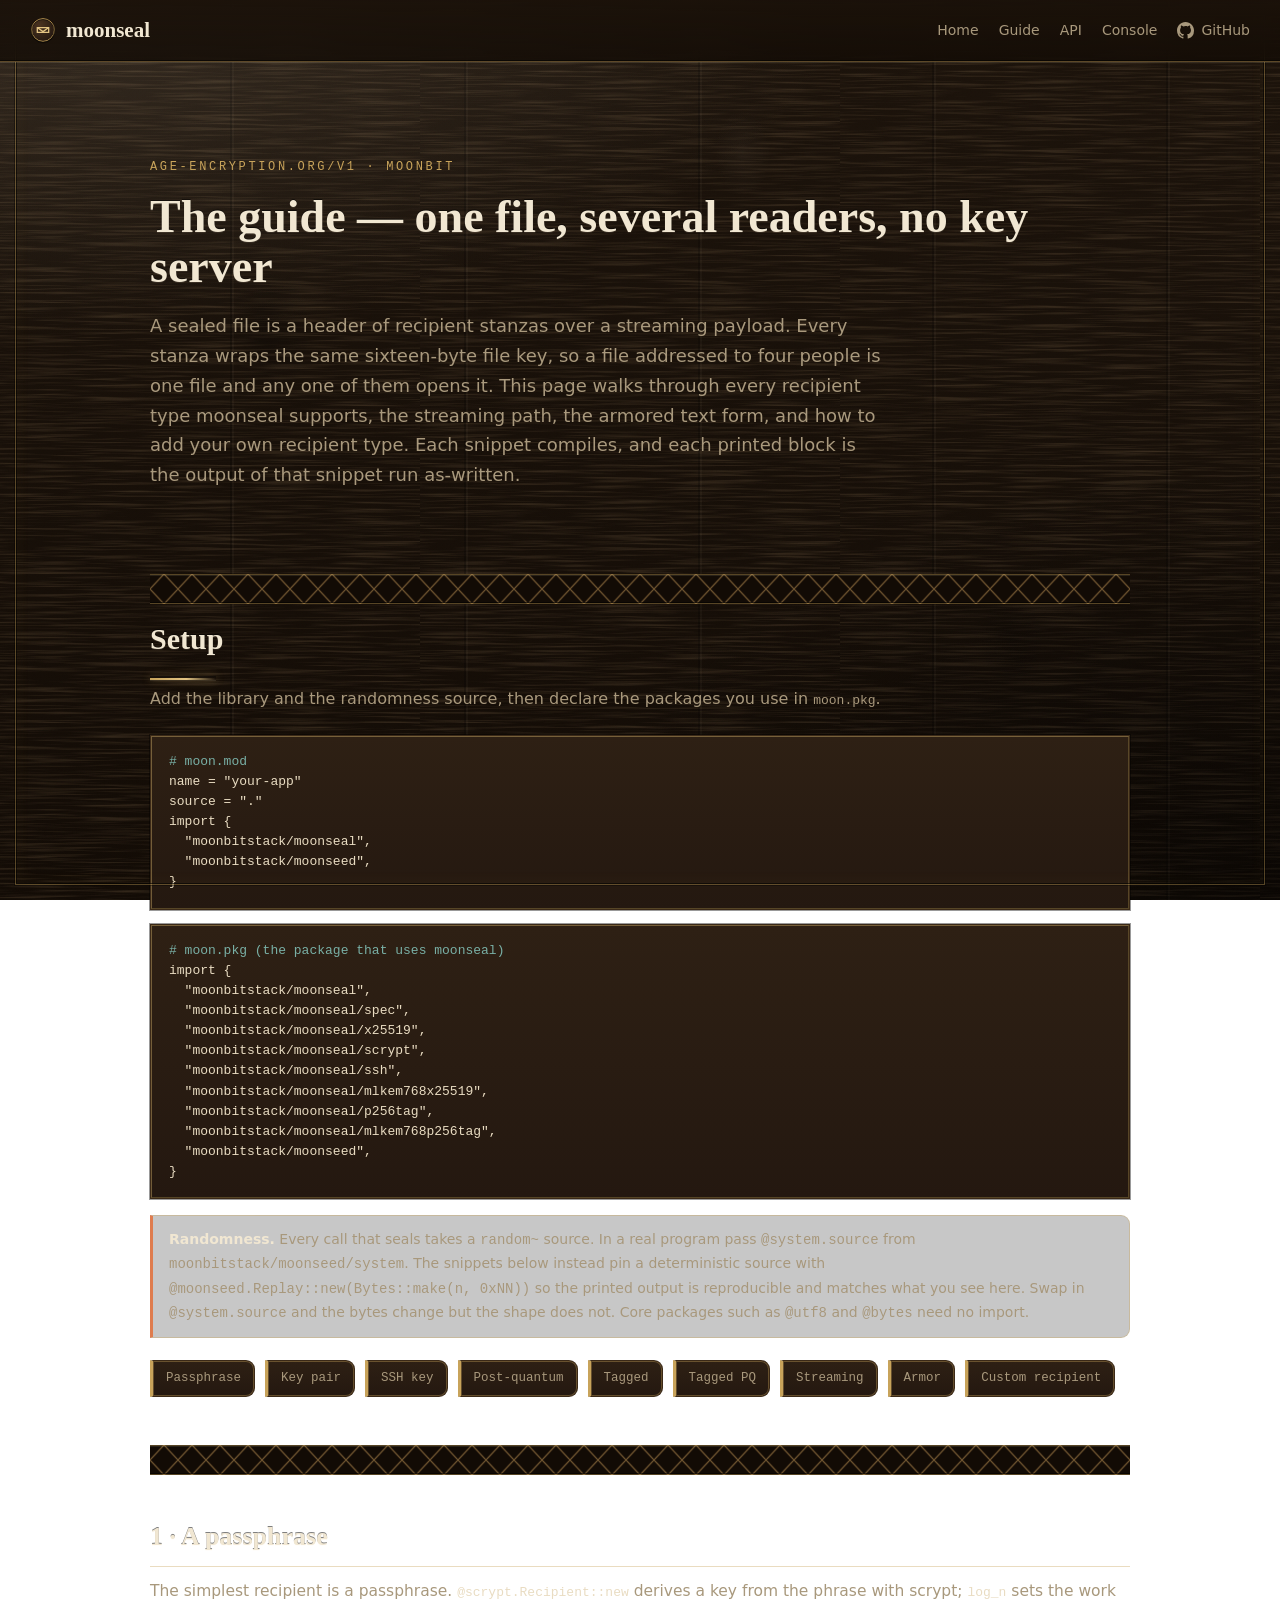
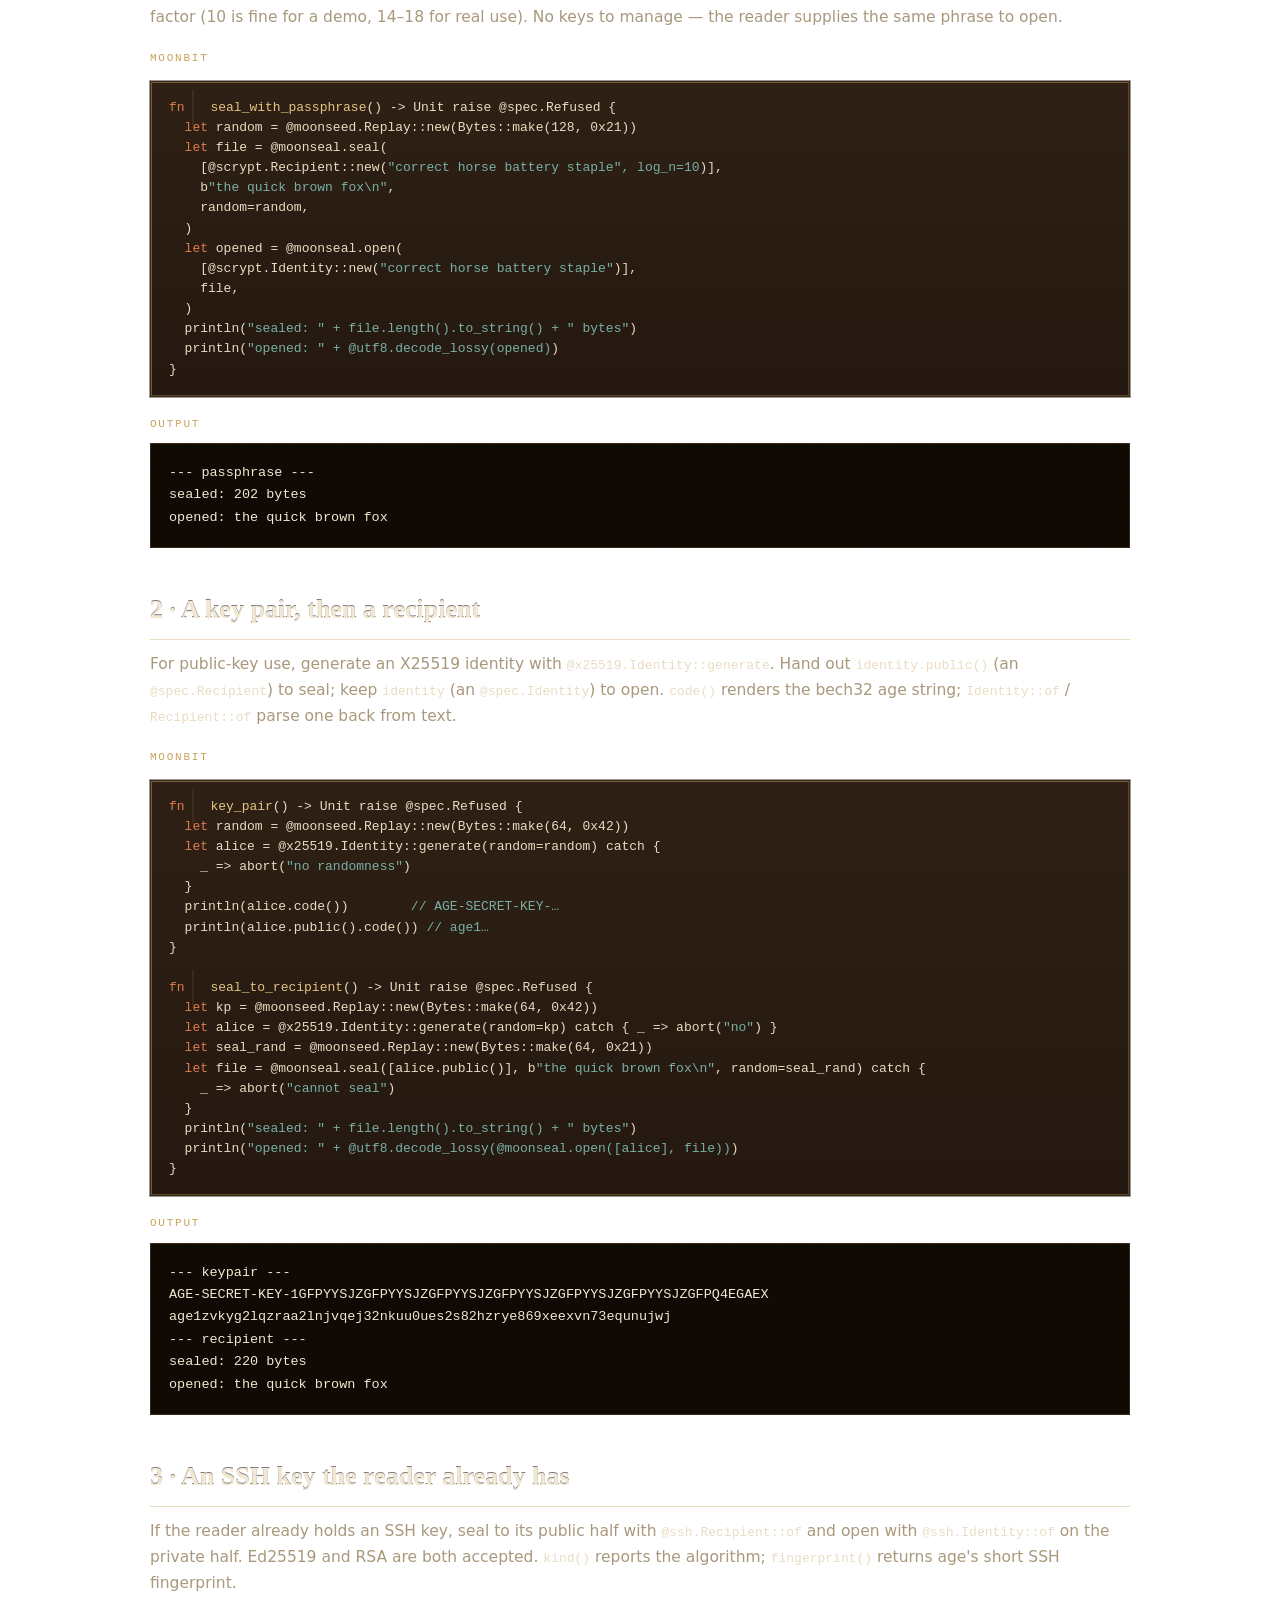
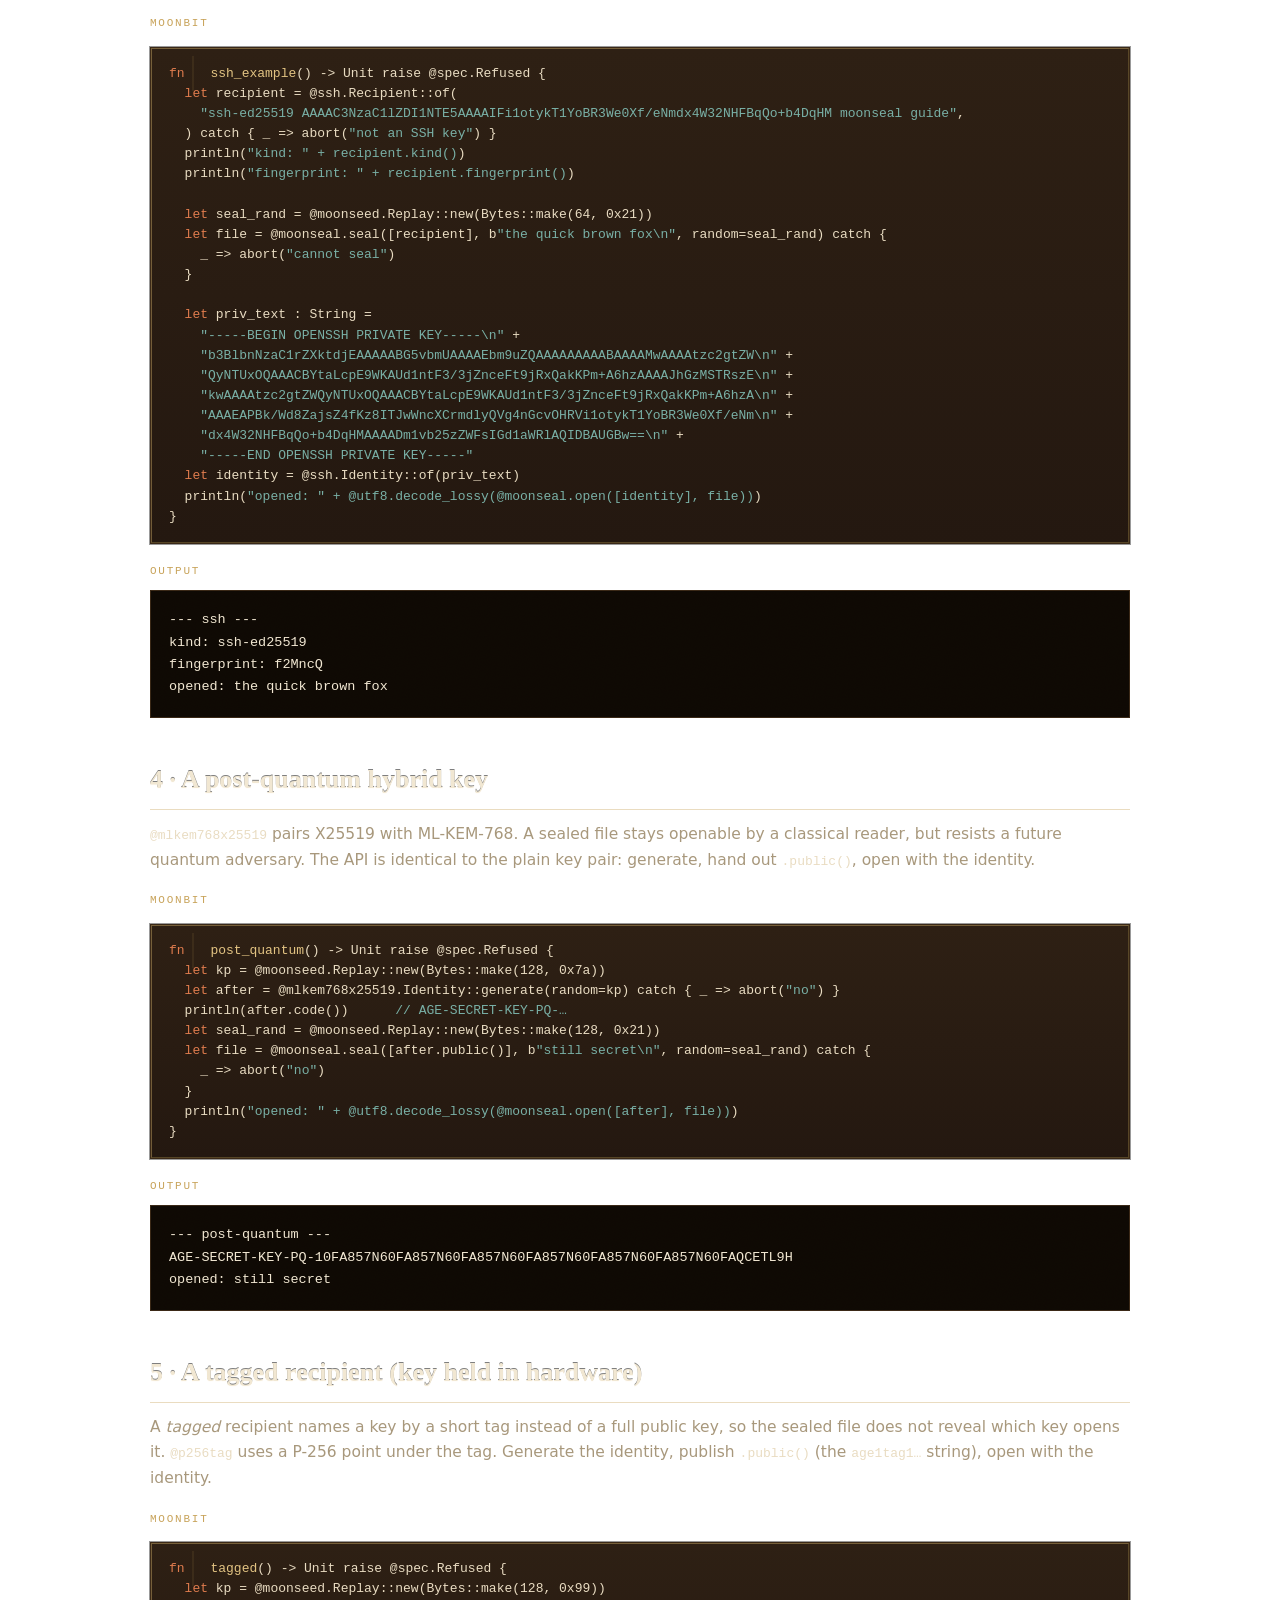
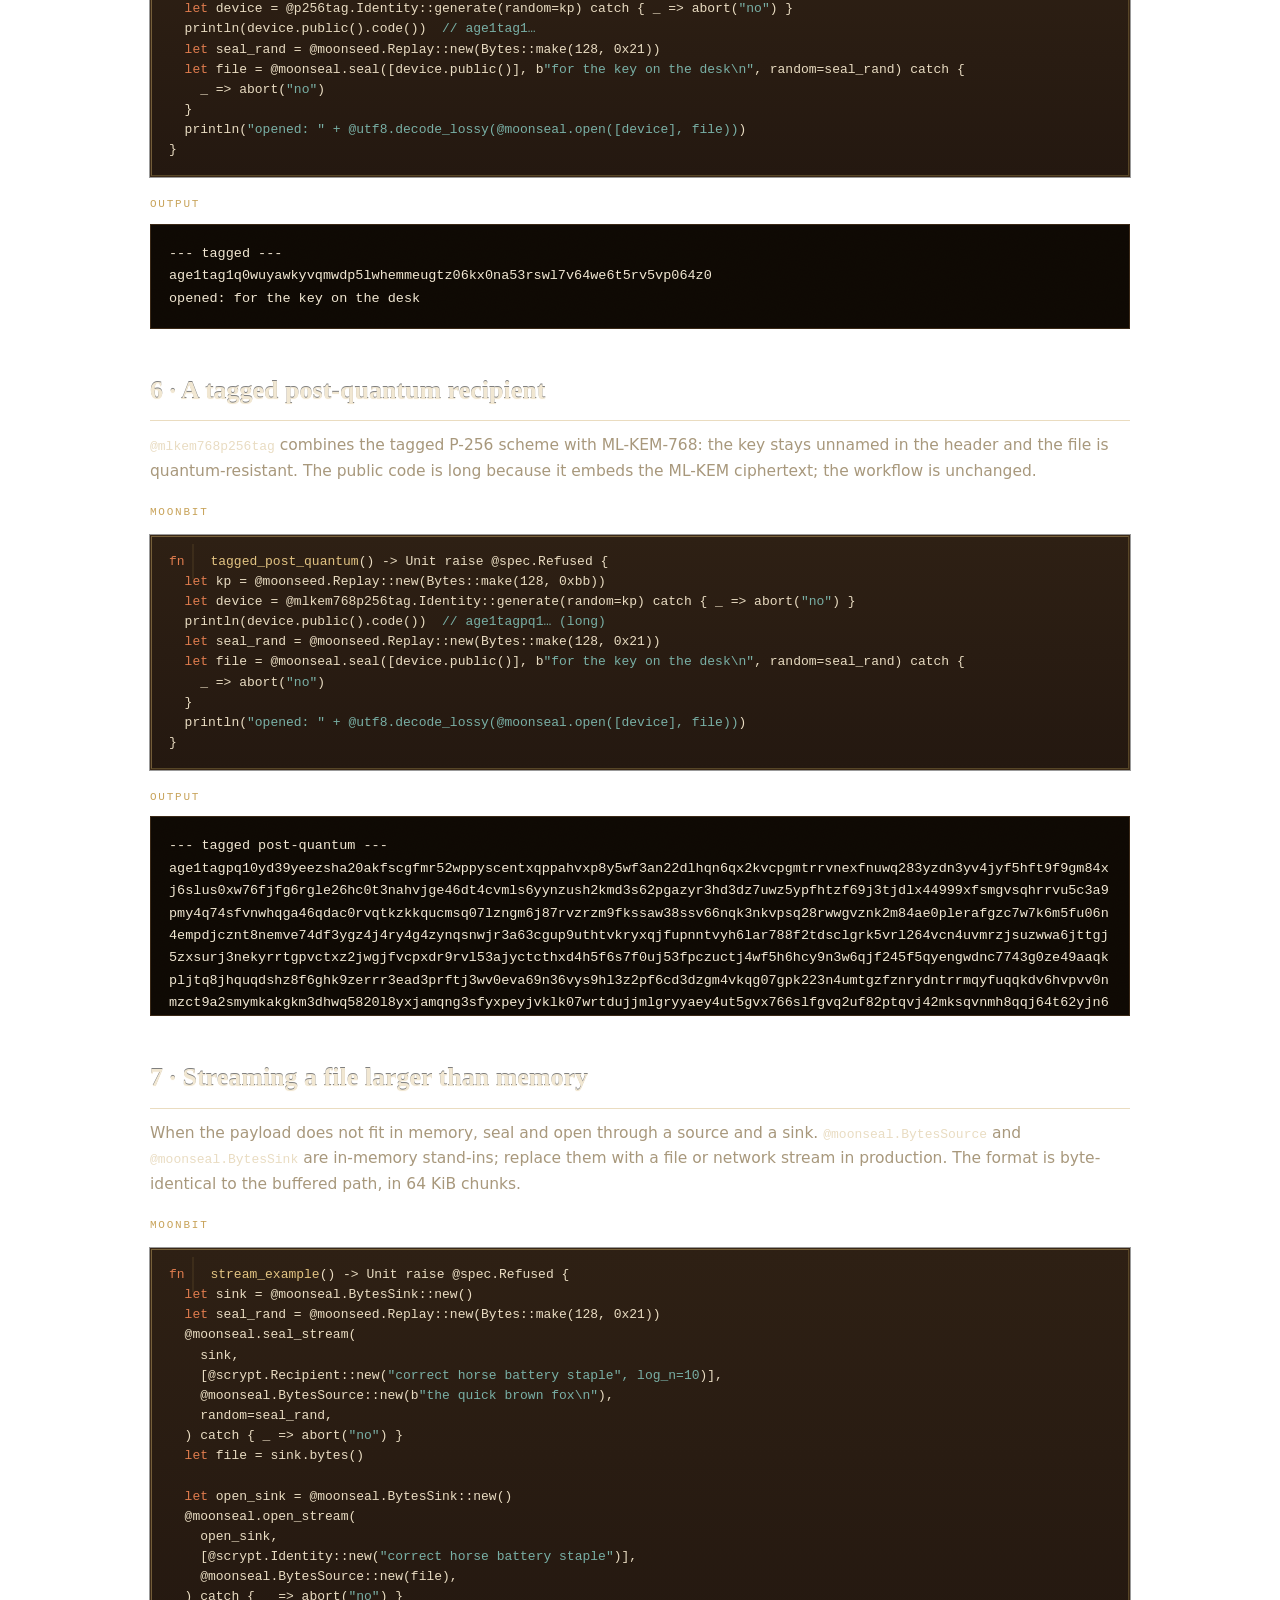
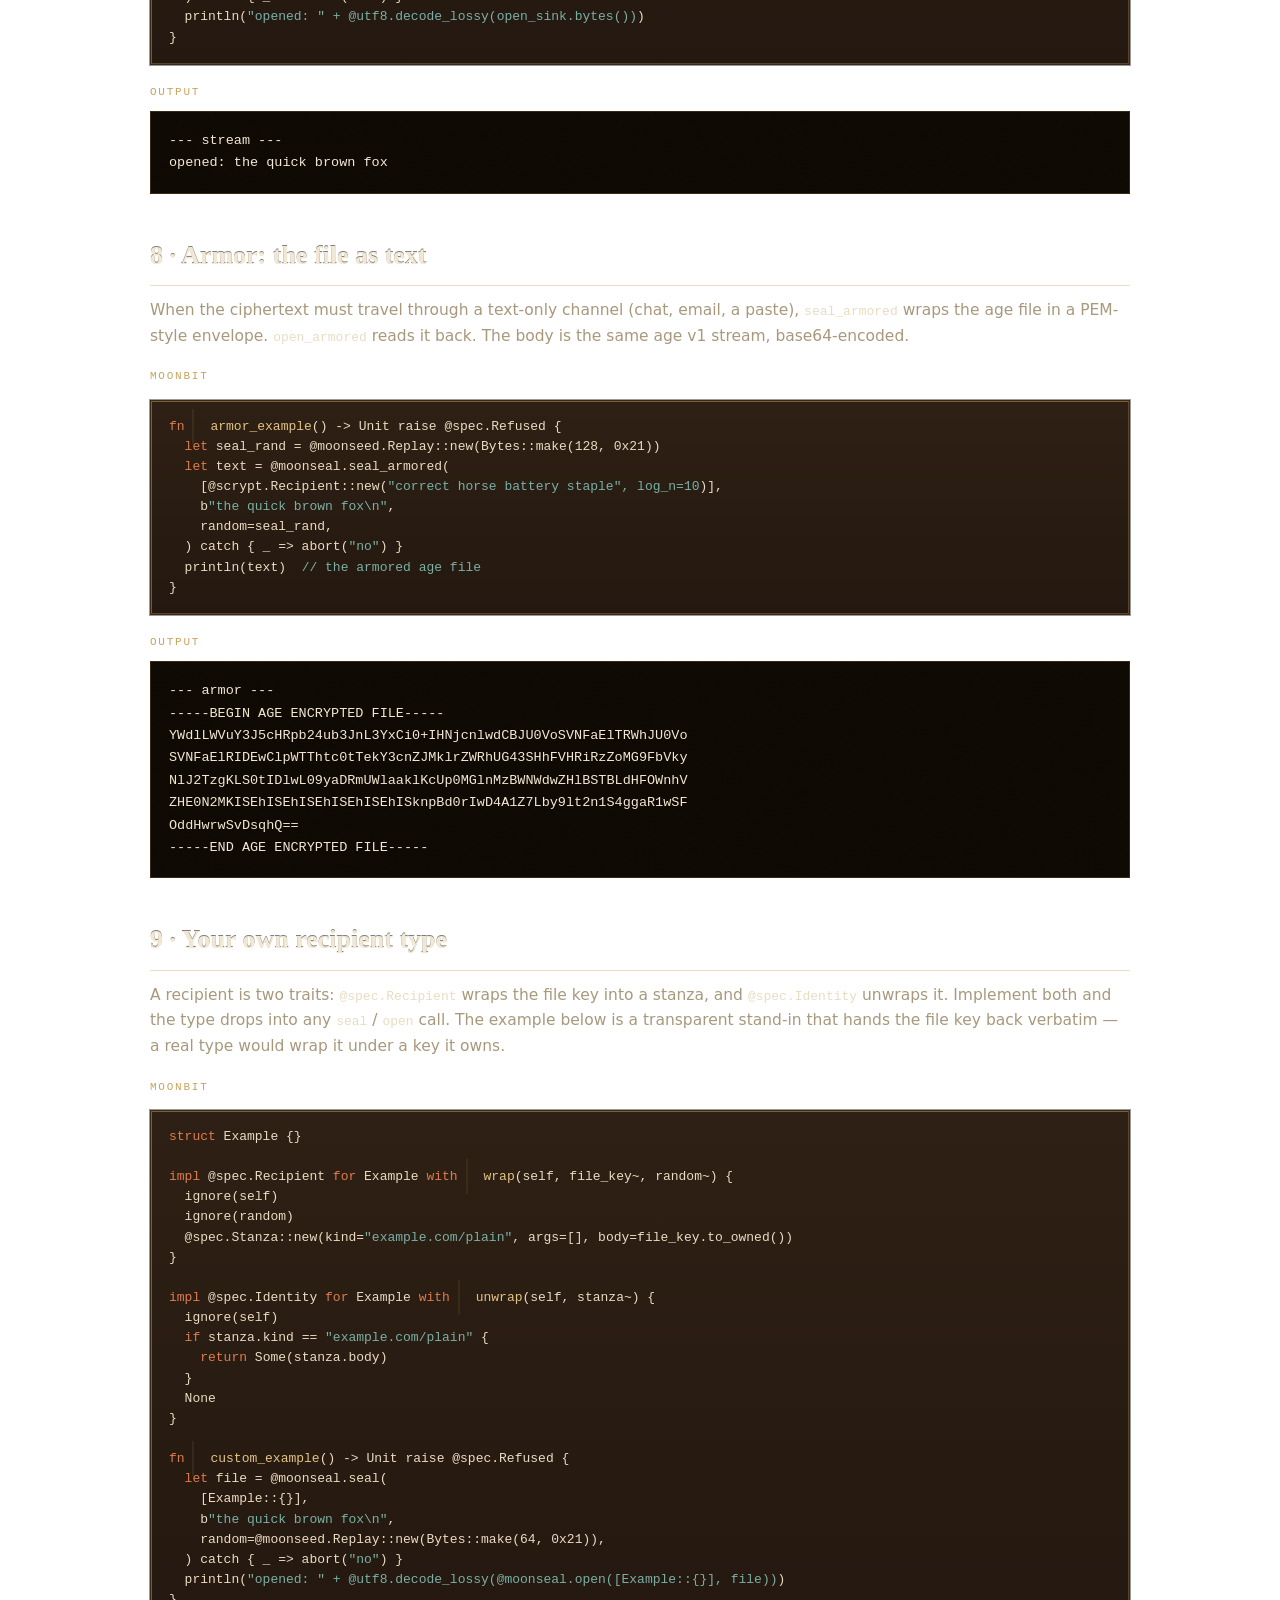
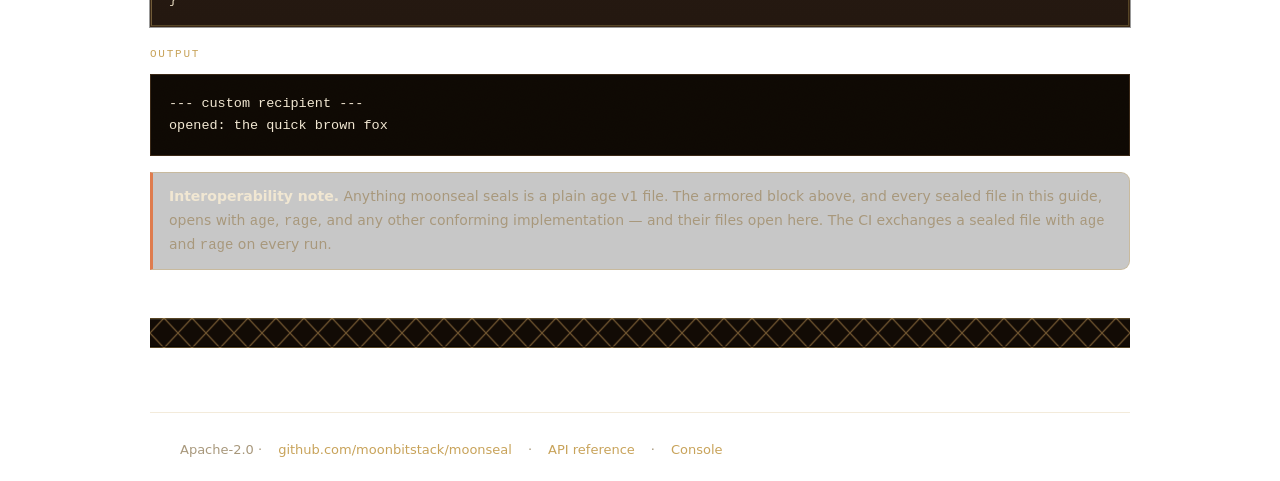
<file: docs/guide.html>
<!DOCTYPE html>
<html lang="en">
<head>
<meta charset="utf-8"/>
<meta name="viewport" content="width=device-width, initial-scale=1"/>
<title>moonseal — guide</title>
<link rel="icon" href="data:image/svg+xml,%3Csvg xmlns='http://www.w3.org/2000/svg' viewBox='0 0 32 32'%3E%3Crect width='32' height='32' rx='6' fill='%231a120b'/%3E%3Ccircle cx='16' cy='16' r='11' fill='%23d9a441'/%3E%3Cpath d='M10 13h12v6H10z' fill='none' stroke='%231a120b' stroke-width='1.7'/%3E%3Cpath d='M10 13l6 5 6-5' fill='none' stroke='%231a120b' stroke-width='1.7'/%3E%3C/svg%3E"/>
<link rel="stylesheet" href="assets/style.css"/>
<style>
  /* guide-specific layout, reusing the wood/brass palette from style.css */
  .guide-hero{padding:96px 0 18px;}
  .guide-hero .kicker{font-family:var(--mono); font-size:12px; letter-spacing:.22em; text-transform:uppercase; color:var(--brass);}
  .guide-hero h1{font-family:var(--serif); font-weight:600; font-size:clamp(30px,4.6vw,46px); line-height:1.1; margin:14px 0 12px; color:var(--crema); text-shadow:0 -1px 0 rgba(0,0,0,.55), 0 1px 0 var(--carve-hi);}
  .guide-hero p{font-size:18px; color:var(--dim); max-width:64ch;}

  .toc{display:flex; flex-wrap:wrap; gap:10px; margin:22px 0 4px;}
  .toc a{font-family:var(--mono); font-size:12.5px; color:var(--dim); border:1px solid var(--wood-4); border-left:3px solid var(--brass); border-radius:0 9px 9px 0; padding:7px 13px; background:linear-gradient(180deg,var(--wood-3),var(--wood-2)); box-shadow:inset 0 0 0 1px var(--brass-dim);}
  .toc a:hover{color:var(--brass-2); text-decoration:none; border-color:var(--brass);}

  .ex{margin:40px 0 8px;}
  .ex h2{font-family:var(--serif); font-size:26px; font-weight:600; margin:0 0 4px; color:var(--crema); border-bottom:1px solid var(--brass-dim); padding-bottom:8px; text-shadow:0 -1px 0 rgba(0,0,0,.5), 0 1px 0 var(--carve-hi);}
  .ex .lead{color:var(--dim); font-size:15.5px; margin:12px 0 4px;}
  .ex .lead code{font-family:var(--mono); font-size:13px; color:var(--parch);}

  .src{position:relative; border:1px solid var(--wood-4); border-radius:0; background:linear-gradient(180deg,var(--wood-3),var(--wood-2)); box-shadow:0 0 0 1px rgba(0,0,0,.4), inset 0 0 0 1px var(--brass-dim), inset 1px 1px 0 var(--carve-hi), inset -1px -1px 0 var(--carve-lo); margin:14px 0; overflow:auto;}
  .src code{display:block; padding:16px 18px; font-family:var(--mono); font-size:13px; line-height:1.55; color:var(--parch); white-space:pre; overflow-wrap:normal;}
  .src .cm{color:var(--teal);}
  .src .kw{color:var(--rust);}
  .src .fn{color:var(--brass-2);}

  .lbl{font-family:var(--mono); font-size:11px; letter-spacing:.16em; text-transform:uppercase; color:var(--brass); margin:18px 0 0;}

  .callout{border:1px solid var(--brass-dim); border-left:3px solid var(--rust); border-radius:0 9px 9px 0; background:rgba(0,0,0,.22); padding:12px 16px; margin:16px 0; color:var(--dim); font-size:14px;}
  .callout b{color:var(--crema);}

  pre.out{margin:10px 0 6px; min-height:0; border:1px solid var(--wood-4); border-radius:0;}
  .out-h{font-family:var(--mono); font-size:11px; letter-spacing:.16em; text-transform:uppercase; color:var(--brass); margin:18px 0 2px;}
</style>
</head>
<body>

<header class="bar">
  <div class="wm">
    <svg viewBox="0 0 32 32">
      <defs><radialGradient id="lg" cx="35%" cy="30%" r="80%"><stop offset="0" stop-color="#4a3320"/><stop offset="1" stop-color="#231710"/></radialGradient></defs>
      <circle cx="16" cy="16" r="14" fill="url(#lg)" stroke="#c8a35a" stroke-width="1.1"/>
      <circle cx="16" cy="16" r="14" fill="none" stroke="rgba(0,0,0,.6)" stroke-width="1" transform="translate(0,1)"/>
      <path d="M9 13h14v6H9z" fill="none" stroke="#e3c483" stroke-width="1.6"/>
      <path d="M9 13l7 5 7-5" fill="none" stroke="#e3c483" stroke-width="1.6"/>
    </svg>
    moonseal
  </div>
  <nav class="top">
    <a href="index.html#home">Home</a>
    <a href="guide.html">Guide</a>
    <a href="api.html">API</a>
    <a href="index.html#console">Console</a>
    <a class="gh" href="https://github.com/moonbitstack/moonseal" target="_blank" rel="noopener">
      <svg viewBox="0 0 16 16" fill="currentColor"><path d="M8 0C3.58 0 0 3.58 0 8a8 8 0 0 0 5.47 7.59c.4.07.55-.17.55-.38v-1.33c-2.23.49-2.7-1.07-2.7-1.07-.36-.93-.89-1.18-.89-1.18-.73-.5.05-.49.05-.49.81.06 1.23.83 1.23.83.72 1.23 1.88.88 2.34.67.07-.52.28-.88.51-1.08-1.78-.2-3.65-.89-3.65-3.95 0-.87.31-1.59.83-2.15-.08-.2-.36-1.02.08-2.13 0 0 .67-.21 2.2.82a7.6 7.6 0 0 1 2-.27c.68 0 1.36.09 2 .27 1.53-1.04 2.2-.82 2.2-.82.44 1.11.16 1.93.08 2.13.52.56.83 1.28.83 2.15 0 3.07-1.87 3.75-3.65 3.95.29.25.54.73.54 1.48v2.2c0 .21.15.46.55.38A8 8 0 0 0 16 8c0-4.42-3.58-8-8-8Z"/></svg>
      GitHub
    </a>
  </nav>
</header>

<div class="wrap">

  <section class="guide-hero">
    <div class="kicker">age-encryption.org/v1 · MoonBit</div>
    <h1>The guide — one file, several readers, no key server</h1>
    <p class="lead-none">A sealed file is a header of recipient stanzas over a streaming payload. Every stanza wraps the same sixteen-byte file key, so a file addressed to four people is one file and any one of them opens it. This page walks through every recipient type moonseal supports, the streaming path, the armored text form, and how to add your own recipient type. Each snippet compiles, and each printed block is the output of that snippet run as-written.</p>
  </section>

  <div class="lattice-div" aria-hidden="true"></div>

  <!-- SETUP -->
  <h2 class="section-title" id="setup">Setup</h2>
  <p class="section-sub">Add the library and the randomness source, then declare the packages you use in <code>moon.pkg</code>.</p>

  <div class="src"><code><span class="cm"># moon.mod</span>
name = "your-app"
source = "."
import {
  "moonbitstack/moonseal",
  "moonbitstack/moonseed",
}</code></div>

  <div class="src"><code><span class="cm"># moon.pkg (the package that uses moonseal)</span>
import {
  "moonbitstack/moonseal",
  "moonbitstack/moonseal/spec",
  "moonbitstack/moonseal/x25519",
  "moonbitstack/moonseal/scrypt",
  "moonbitstack/moonseal/ssh",
  "moonbitstack/moonseal/mlkem768x25519",
  "moonbitstack/moonseal/p256tag",
  "moonbitstack/moonseal/mlkem768p256tag",
  "moonbitstack/moonseed",
}</code></div>

  <div class="callout">
    <b>Randomness.</b> Every call that seals takes a <code>random~</code> source. In a real program pass <code>@system.source</code> from <code>moonbitstack/moonseed/system</code>. The snippets below instead pin a deterministic source with <code>@moonseed.Replay::new(Bytes::make(n, 0xNN))</code> so the printed output is reproducible and matches what you see here. Swap in <code>@system.source</code> and the bytes change but the shape does not. Core packages such as <code>@utf8</code> and <code>@bytes</code> need no import.
  </div>

  <div class="toc">
    <a href="#passphrase">Passphrase</a>
    <a href="#keypair">Key pair</a>
    <a href="#ssh">SSH key</a>
    <a href="#post-quantum">Post-quantum</a>
    <a href="#tagged">Tagged</a>
    <a href="#tagged-pq">Tagged PQ</a>
    <a href="#stream">Streaming</a>
    <a href="#armor">Armor</a>
    <a href="#custom">Custom recipient</a>
  </div>

  <div class="lattice-div" aria-hidden="true"></div>

  <!-- 1. PASSPHRASE -->
  <section class="ex" id="passphrase">
    <h2>1 · A passphrase</h2>
    <p class="lead">The simplest recipient is a passphrase. <code>@scrypt.Recipient::new</code> derives a key from the phrase with scrypt; <code>log_n</code> sets the work factor (10 is fine for a demo, 14–18 for real use). No keys to manage — the reader supplies the same phrase to open.</p>

    <div class="lbl">moonbit</div>
    <div class="src"><code><span class="kw">fn</span> <span class="fn">seal_with_passphrase</span>() -> Unit raise @spec.Refused {
  <span class="kw">let</span> random = @moonseed.Replay::new(Bytes::make(128, 0x21))
  <span class="kw">let</span> file = @moonseal.seal(
    [@scrypt.Recipient::new(<span class="cm">"correct horse battery staple", log_n=10</span>)],
    b<span class="cm">"the quick brown fox\n"</span>,
    random=random,
  )
  <span class="kw">let</span> opened = @moonseal.open(
    [@scrypt.Identity::new(<span class="cm">"correct horse battery staple"</span>)],
    file,
  )
  println(<span class="cm">"sealed: " + file.length().to_string() + " bytes"</span>)
  println(<span class="cm">"opened: " + @utf8.decode_lossy(opened)</span>)
}</code></div>

    <div class="out-h">output</div>
    <pre class="out" style="min-height:0">--- passphrase ---
sealed: 202 bytes
opened: the quick brown fox</pre>
  </section>

  <!-- 2. KEY PAIR -->
  <section class="ex" id="keypair">
    <h2>2 · A key pair, then a recipient</h2>
    <p class="lead">For public-key use, generate an X25519 identity with <code>@x25519.Identity::generate</code>. Hand out <code>identity.public()</code> (an <code>@spec.Recipient</code>) to seal; keep <code>identity</code> (an <code>@spec.Identity</code>) to open. <code>code()</code> renders the bech32 age string; <code>Identity::of</code> / <code>Recipient::of</code> parse one back from text.</p>

    <div class="lbl">moonbit</div>
    <div class="src"><code><span class="kw">fn</span> <span class="fn">key_pair</span>() -> Unit raise @spec.Refused {
  <span class="kw">let</span> random = @moonseed.Replay::new(Bytes::make(64, 0x42))
  <span class="kw">let</span> alice = @x25519.Identity::generate(random=random) catch {
    _ => abort(<span class="cm">"no randomness"</span>)
  }
  println(alice.code())        <span class="cm">// AGE-SECRET-KEY-…</span>
  println(alice.public().code()) <span class="cm">// age1…</span>
}

<span class="kw">fn</span> <span class="fn">seal_to_recipient</span>() -> Unit raise @spec.Refused {
  <span class="kw">let</span> kp = @moonseed.Replay::new(Bytes::make(64, 0x42))
  <span class="kw">let</span> alice = @x25519.Identity::generate(random=kp) catch { _ => abort(<span class="cm">"no"</span>) }
  <span class="kw">let</span> seal_rand = @moonseed.Replay::new(Bytes::make(64, 0x21))
  <span class="kw">let</span> file = @moonseal.seal([alice.public()], b<span class="cm">"the quick brown fox\n"</span>, random=seal_rand) catch {
    _ => abort(<span class="cm">"cannot seal"</span>)
  }
  println(<span class="cm">"sealed: " + file.length().to_string() + " bytes"</span>)
  println(<span class="cm">"opened: " + @utf8.decode_lossy(@moonseal.open([alice], file))</span>)
}</code></div>

    <div class="out-h">output</div>
    <pre class="out" style="min-height:0">--- keypair ---
AGE-SECRET-KEY-1GFPYYSJZGFPYYSJZGFPYYSJZGFPYYSJZGFPYYSJZGFPYYSJZGFPQ4EGAEX
age1zvkyg2lqzraa2lnjvqej32nkuu0ues2s82hzrye869xeexvn73equnujwj
--- recipient ---
sealed: 220 bytes
opened: the quick brown fox</pre>
  </section>

  <!-- 3. SSH -->
  <section class="ex" id="ssh">
    <h2>3 · An SSH key the reader already has</h2>
    <p class="lead">If the reader already holds an SSH key, seal to its public half with <code>@ssh.Recipient::of</code> and open with <code>@ssh.Identity::of</code> on the private half. Ed25519 and RSA are both accepted. <code>kind()</code> reports the algorithm; <code>fingerprint()</code> returns age's short SSH fingerprint.</p>

    <div class="lbl">moonbit</div>
    <div class="src"><code><span class="kw">fn</span> <span class="fn">ssh_example</span>() -> Unit raise @spec.Refused {
  <span class="kw">let</span> recipient = @ssh.Recipient::of(
    <span class="cm">"ssh-ed25519 AAAAC3NzaC1lZDI1NTE5AAAAIFi1otykT1YoBR3We0Xf/eNmdx4W32NHFBqQo+b4DqHM moonseal guide"</span>,
  ) catch { _ => abort(<span class="cm">"not an SSH key"</span>) }
  println(<span class="cm">"kind: " + recipient.kind()</span>)
  println(<span class="cm">"fingerprint: " + recipient.fingerprint()</span>)

  <span class="kw">let</span> seal_rand = @moonseed.Replay::new(Bytes::make(64, 0x21))
  <span class="kw">let</span> file = @moonseal.seal([recipient], b<span class="cm">"the quick brown fox\n"</span>, random=seal_rand) catch {
    _ => abort(<span class="cm">"cannot seal"</span>)
  }

  <span class="kw">let</span> priv_text : String =
    <span class="cm">"-----BEGIN OPENSSH PRIVATE KEY-----\n"</span> +
    <span class="cm">"b3BlbnNzaC1rZXktdjEAAAAABG5vbmUAAAAEbm9uZQAAAAAAAAABAAAAMwAAAAtzc2gtZW\n"</span> +
    <span class="cm">"QyNTUxOQAAACBYtaLcpE9WKAUd1ntF3/3jZnceFt9jRxQakKPm+A6hzAAAAJhGzMSTRszE\n"</span> +
    <span class="cm">"kwAAAAtzc2gtZWQyNTUxOQAAACBYtaLcpE9WKAUd1ntF3/3jZnceFt9jRxQakKPm+A6hzA\n"</span> +
    <span class="cm">"AAAEAPBk/Wd8ZajsZ4fKz8ITJwWncXCrmdlyQVg4nGcvOHRVi1otykT1YoBR3We0Xf/eNm\n"</span> +
    <span class="cm">"dx4W32NHFBqQo+b4DqHMAAAADm1vb25zZWFsIGd1aWRlAQIDBAUGBw==\n"</span> +
    <span class="cm">"-----END OPENSSH PRIVATE KEY-----"</span>
  <span class="kw">let</span> identity = @ssh.Identity::of(priv_text)
  println(<span class="cm">"opened: " + @utf8.decode_lossy(@moonseal.open([identity], file))</span>)
}</code></div>

    <div class="out-h">output</div>
    <pre class="out" style="min-height:0">--- ssh ---
kind: ssh-ed25519
fingerprint: f2MncQ
opened: the quick brown fox</pre>
  </section>

  <!-- 4. POST-QUANTUM -->
  <section class="ex" id="post-quantum">
    <h2>4 · A post-quantum hybrid key</h2>
    <p class="lead"><code>@mlkem768x25519</code> pairs X25519 with ML-KEM-768. A sealed file stays openable by a classical reader, but resists a future quantum adversary. The API is identical to the plain key pair: generate, hand out <code>.public()</code>, open with the identity.</p>

    <div class="lbl">moonbit</div>
    <div class="src"><code><span class="kw">fn</span> <span class="fn">post_quantum</span>() -> Unit raise @spec.Refused {
  <span class="kw">let</span> kp = @moonseed.Replay::new(Bytes::make(128, 0x7a))
  <span class="kw">let</span> after = @mlkem768x25519.Identity::generate(random=kp) catch { _ => abort(<span class="cm">"no"</span>) }
  println(after.code())      <span class="cm">// AGE-SECRET-KEY-PQ-…</span>
  <span class="kw">let</span> seal_rand = @moonseed.Replay::new(Bytes::make(128, 0x21))
  <span class="kw">let</span> file = @moonseal.seal([after.public()], b<span class="cm">"still secret\n"</span>, random=seal_rand) catch {
    _ => abort(<span class="cm">"no"</span>)
  }
  println(<span class="cm">"opened: " + @utf8.decode_lossy(@moonseal.open([after], file))</span>)
}</code></div>

    <div class="out-h">output</div>
    <pre class="out" style="min-height:0">--- post-quantum ---
AGE-SECRET-KEY-PQ-10FA857N60FA857N60FA857N60FA857N60FA857N60FA857N60FAQCETL9H
opened: still secret</pre>
  </section>

  <!-- 5. TAGGED -->
  <section class="ex" id="tagged">
    <h2>5 · A tagged recipient (key held in hardware)</h2>
    <p class="lead">A <em>tagged</em> recipient names a key by a short tag instead of a full public key, so the sealed file does not reveal which key opens it. <code>@p256tag</code> uses a P-256 point under the tag. Generate the identity, publish <code>.public()</code> (the <code>age1tag1…</code> string), open with the identity.</p>

    <div class="lbl">moonbit</div>
    <div class="src"><code><span class="kw">fn</span> <span class="fn">tagged</span>() -> Unit raise @spec.Refused {
  <span class="kw">let</span> kp = @moonseed.Replay::new(Bytes::make(128, 0x99))
  <span class="kw">let</span> device = @p256tag.Identity::generate(random=kp) catch { _ => abort(<span class="cm">"no"</span>) }
  println(device.public().code())  <span class="cm">// age1tag1…</span>
  <span class="kw">let</span> seal_rand = @moonseed.Replay::new(Bytes::make(128, 0x21))
  <span class="kw">let</span> file = @moonseal.seal([device.public()], b<span class="cm">"for the key on the desk\n"</span>, random=seal_rand) catch {
    _ => abort(<span class="cm">"no"</span>)
  }
  println(<span class="cm">"opened: " + @utf8.decode_lossy(@moonseal.open([device], file))</span>)
}</code></div>

    <div class="out-h">output</div>
    <pre class="out" style="min-height:0">--- tagged ---
age1tag1q0wuyawkyvqmwdp5lwhemmeugtz06kx0na53rswl7v64we6t5rv5vp064z0
opened: for the key on the desk</pre>
  </section>

  <!-- 6. TAGGED PQ -->
  <section class="ex" id="tagged-pq">
    <h2>6 · A tagged post-quantum recipient</h2>
    <p class="lead"><code>@mlkem768p256tag</code> combines the tagged P-256 scheme with ML-KEM-768: the key stays unnamed in the header and the file is quantum-resistant. The public code is long because it embeds the ML-KEM ciphertext; the workflow is unchanged.</p>

    <div class="lbl">moonbit</div>
    <div class="src"><code><span class="kw">fn</span> <span class="fn">tagged_post_quantum</span>() -> Unit raise @spec.Refused {
  <span class="kw">let</span> kp = @moonseed.Replay::new(Bytes::make(128, 0xbb))
  <span class="kw">let</span> device = @mlkem768p256tag.Identity::generate(random=kp) catch { _ => abort(<span class="cm">"no"</span>) }
  println(device.public().code())  <span class="cm">// age1tagpq1… (long)</span>
  <span class="kw">let</span> seal_rand = @moonseed.Replay::new(Bytes::make(128, 0x21))
  <span class="kw">let</span> file = @moonseal.seal([device.public()], b<span class="cm">"for the key on the desk\n"</span>, random=seal_rand) catch {
    _ => abort(<span class="cm">"no"</span>)
  }
  println(<span class="cm">"opened: " + @utf8.decode_lossy(@moonseal.open([device], file))</span>)
}</code></div>

    <div class="out-h">output</div>
    <pre class="out" style="min-height:0; max-height:200px;">--- tagged post-quantum ---
[base64]
opened: for the key on the desk</pre>
  </section>

  <!-- 7. STREAMING -->
  <section class="ex" id="stream">
    <h2>7 · Streaming a file larger than memory</h2>
    <p class="lead">When the payload does not fit in memory, seal and open through a source and a sink. <code>@moonseal.BytesSource</code> and <code>@moonseal.BytesSink</code> are in-memory stand-ins; replace them with a file or network stream in production. The format is byte-identical to the buffered path, in 64 KiB chunks.</p>

    <div class="lbl">moonbit</div>
    <div class="src"><code><span class="kw">fn</span> <span class="fn">stream_example</span>() -> Unit raise @spec.Refused {
  <span class="kw">let</span> sink = @moonseal.BytesSink::new()
  <span class="kw">let</span> seal_rand = @moonseed.Replay::new(Bytes::make(128, 0x21))
  @moonseal.seal_stream(
    sink,
    [@scrypt.Recipient::new(<span class="cm">"correct horse battery staple", log_n=10</span>)],
    @moonseal.BytesSource::new(b<span class="cm">"the quick brown fox\n"</span>),
    random=seal_rand,
  ) catch { _ => abort(<span class="cm">"no"</span>) }
  <span class="kw">let</span> file = sink.bytes()

  <span class="kw">let</span> open_sink = @moonseal.BytesSink::new()
  @moonseal.open_stream(
    open_sink,
    [@scrypt.Identity::new(<span class="cm">"correct horse battery staple"</span>)],
    @moonseal.BytesSource::new(file),
  ) catch { _ => abort(<span class="cm">"no"</span>) }
  println(<span class="cm">"opened: " + @utf8.decode_lossy(open_sink.bytes())</span>)
}</code></div>

    <div class="out-h">output</div>
    <pre class="out" style="min-height:0">--- stream ---
opened: the quick brown fox</pre>
  </section>

  <!-- 8. ARMOR -->
  <section class="ex" id="armor">
    <h2>8 · Armor: the file as text</h2>
    <p class="lead">When the ciphertext must travel through a text-only channel (chat, email, a paste), <code>seal_armored</code> wraps the age file in a PEM-style envelope. <code>open_armored</code> reads it back. The body is the same age v1 stream, base64-encoded.</p>

    <div class="lbl">moonbit</div>
    <div class="src"><code><span class="kw">fn</span> <span class="fn">armor_example</span>() -> Unit raise @spec.Refused {
  <span class="kw">let</span> seal_rand = @moonseed.Replay::new(Bytes::make(128, 0x21))
  <span class="kw">let</span> text = @moonseal.seal_armored(
    [@scrypt.Recipient::new(<span class="cm">"correct horse battery staple", log_n=10</span>)],
    b<span class="cm">"the quick brown fox\n"</span>,
    random=seal_rand,
  ) catch { _ => abort(<span class="cm">"no"</span>) }
  println(text)  <span class="cm">// the armored age file</span>
}</code></div>

    <div class="out-h">output</div>
    <pre class="out" style="min-height:0">--- armor ---
-----BEGIN AGE ENCRYPTED FILE-----
YWdlLWVuY3J5cHRpb24ub3JnL3YxCi0+IHNjcnlwdCBJU0VoSVNFaElTRWhJU0Vo
SVNFaElRIDEwClpWTThtc0tTekY3cnZJMklrZWRhUG43SHhFVHRiRzZoMG9FbVky
NlJ2TzgKLS0tIDlwL09yaDRmUWlaaklKcUp0MGlnMzBWNWdwZHlBSTBLdHFOWnhV
ZHE0N2MKISEhISEhISEhISEhISEhISknpBd0rIwD4A1Z7Lby9lt2n1S4ggaR1wSF
OddHwrwSvDsqhQ==
-----END AGE ENCRYPTED FILE-----</pre>
  </section>

  <!-- 9. CUSTOM -->
  <section class="ex" id="custom">
    <h2>9 · Your own recipient type</h2>
    <p class="lead">A recipient is two traits: <code>@spec.Recipient</code> wraps the file key into a stanza, and <code>@spec.Identity</code> unwraps it. Implement both and the type drops into any <code>seal</code> / <code>open</code> call. The example below is a transparent stand-in that hands the file key back verbatim — a real type would wrap it under a key it owns.</p>

    <div class="lbl">moonbit</div>
    <div class="src"><code><span class="kw">struct</span> Example {}

<span class="kw">impl</span> @spec.Recipient <span class="kw">for</span> Example <span class="kw">with</span> <span class="fn">wrap</span>(self, file_key~, random~) {
  ignore(self)
  ignore(random)
  @spec.Stanza::new(kind=<span class="cm">"example.com/plain"</span>, args=[], body=file_key.to_owned())
}

<span class="kw">impl</span> @spec.Identity <span class="kw">for</span> Example <span class="kw">with</span> <span class="fn">unwrap</span>(self, stanza~) {
  ignore(self)
  <span class="kw">if</span> stanza.kind == <span class="cm">"example.com/plain"</span> {
    <span class="kw">return</span> Some(stanza.body)
  }
  None
}

<span class="kw">fn</span> <span class="fn">custom_example</span>() -> Unit raise @spec.Refused {
  <span class="kw">let</span> file = @moonseal.seal(
    [Example::{}],
    b<span class="cm">"the quick brown fox\n"</span>,
    random=@moonseed.Replay::new(Bytes::make(64, 0x21)),
  ) catch { _ => abort(<span class="cm">"no"</span>) }
  println(<span class="cm">"opened: " + @utf8.decode_lossy(@moonseal.open([Example::{}], file))</span>)
}</code></div>

    <div class="out-h">output</div>
    <pre class="out" style="min-height:0">--- custom recipient ---
opened: the quick brown fox</pre>

    <div class="callout">
      <b>Interoperability note.</b> Anything moonseal seals is a plain age v1 file. The armored block above, and every sealed file in this guide, opens with <code>age</code>, <code>rage</code>, and any other conforming implementation — and their files open here. The CI exchanges a sealed file with <code>age</code> and <code>rage</code> on every run.
    </div>
  </section>

  <div class="lattice-div" aria-hidden="true"></div>

  <footer>
    Apache-2.0 · <a href="https://github.com/moonbitstack/moonseal">github.com/moonbitstack/moonseal</a>
    · <a href="api.html">API reference</a> · <a href="index.html#console">Console</a>
  </footer>
</div>
</body>
</html>
</file>
<file: docs/assets/style.css>
:root{
  /* wood: rosewood / walnut, coffee-dark */
  --wood-0:#120b05; --wood-1:#1a1109; --wood-2:#241810; --wood-3:#2e2014; --wood-4:#3b2917;
  --crema:#f1e7d2; --parch:#e9dcc2; --dim:#a8987c;
  --line:rgba(200,163,90,.22); --line-soft:rgba(200,163,90,.10);
  --brass:#c8a35a; --brass-2:#e3c483; --brass-dim:rgba(200,163,90,.38);
  --sage:#9cbf8e; --rust:#df7c4e; --teal:#79b0a6;
  --carve-hi:rgba(255,238,205,.10);   /* light catching a carved edge */
  --carve-lo:rgba(0,0,0,.55);          /* shadow inside a carved groove */
  --serif:"Iowan Old Style","Palatino Linotype",Palatino,Georgia,"Times New Roman",serif;
  --sans:system-ui,-apple-system,"Segoe UI",Roboto,sans-serif;
  --mono:ui-monospace,"SF Mono","Cascadia Code",Menlo,Consolas,monospace;
}
.engrave{ color:var(--crema); text-shadow:0 -1px 0 rgba(0,0,0,.55), 0 1px 0 var(--carve-hi); }
*{box-sizing:border-box;}
html{scroll-behavior:smooth;}
::selection{background:var(--brass); color:#1a1109;}
:focus-visible{outline:2px solid var(--brass); outline-offset:2px; border-radius:2px;}
@media (prefers-reduced-motion: reduce){html{scroll-behavior:auto;}}
nav.top a, .api-nav a, .quick button, .chip, .fn{transition:color .18s ease, border-color .18s ease, box-shadow .18s ease, background .18s ease, transform .18s ease;}
.chip:hover{transform:translateY(-2px);}
.quick button:active{transform:translateY(1px);}
html,button,input,textarea,select{font-variant-ligatures:no-contextual;}
body{
  margin:0; color:var(--crema); font-family:var(--sans); line-height:1.66;
  background:
    /* light from the upper-left, shadow to the lower-right */
    radial-gradient(135% 95% at 6% -6%, rgba(255,238,210,.13), transparent 46%),
    radial-gradient(120% 100% at 106% 106%, rgba(0,0,0,.52), transparent 56%),
    /* a few knots, where the grain swirls */
    radial-gradient(62px 92px at 21% 37%, rgba(0,0,0,.20), rgba(0,0,0,0) 70%),
    radial-gradient(48px 72px at 79% 71%, rgba(0,0,0,.16), rgba(0,0,0,0) 70%),
    radial-gradient(40px 62px at 58% 17%, rgba(255,232,205,.045), rgba(255,232,205,0) 70%),
    /* plank seams every ~232px */
    repeating-linear-gradient(90deg, transparent 0 230px, rgba(0,0,0,.22) 230px 232px, rgba(255,234,206,.03) 232px 234px),
    /* fine, stretched wood grain */
    url("data:image/svg+xml,%3Csvg xmlns='http://www.w3.org/2000/svg' width='420' height='420'%3E%3Cfilter id='w'%3E%3CfeTurbulence type='fractalNoise' baseFrequency='0.012 0.42' numOctaves='3' seed='7' stitchTiles='stitch'/%3E%3CfeColorMatrix type='matrix' values='0 0 0 0 0.22 0 0 0 0 0.14 0 0 0 0 0.07 0.7 0 0 0 -0.32'/%3E%3C/filter%3E%3Crect width='100%25' height='100%25' filter='url(%23w)'/%3E%3C/svg%3E"),
    /* base walnut */
    linear-gradient(180deg, #1c130b, #120b05);
  background-attachment:fixed;
}
body::before{
  content:""; position:fixed; inset:0; pointer-events:none; opacity:.035; mix-blend-mode:overlay;
  background-image:url("data:image/svg+xml,%3Csvg xmlns='http://www.w3.org/2000/svg' width='180' height='180'%3E%3Cfilter id='n'%3E%3CfeTurbulence type='fractalNoise' baseFrequency='0.85' numOctaves='2' stitchTiles='stitch'/%3E%3C/filter%3E%3Crect width='100%25' height='100%25' filter='url(%23n)'/%3E%3C/svg%3E");
}
/* 整页木框边 — a fixed wooden bezel framing the whole viewport.
   Sits BEHIND the sticky header (z-index < header) so the top line is
   tucked under the title bar instead of crossing its logo / GitHub link. */
body::after{
  content:""; position:fixed; inset:15px; z-index:20; pointer-events:none;
  border:1px solid var(--brass-dim);
  box-shadow:
    inset 0 0 0 1px rgba(0,0,0,.6),
    inset 0 0 16px rgba(200,163,90,.06),
    0 0 0 1px rgba(0,0,0,.35);
}
/* scrollbar — an antique-brass rod in a dark-wood groove.
   Track is OPAQUE so the page frame behind it never bleeds through as a
   stray horizontal line. (Firefox honors only scrollbar-color/width, so the
   tone is kept muted/antique rather than a bright saturated gold.) */
*::-webkit-scrollbar{width:12px;height:12px;}
*::-webkit-scrollbar-track{
  background:#160e07;
  background-image:linear-gradient(90deg, rgba(0,0,0,.5), rgba(0,0,0,.16) 50%, rgba(0,0,0,.5));
}
*::-webkit-scrollbar-thumb{
  border-radius:6px; border:2px solid #120b05;
  background:linear-gradient(180deg, #c9a35f 0%, #a87f3c 48%, #6f5226 100%);
  background-clip:padding-box;
  box-shadow:
    inset 0 1px 0 rgba(255,235,200,.45),
    inset 0 -1px 0 rgba(0,0,0,.5);
}
*::-webkit-scrollbar-thumb:hover{
  background:linear-gradient(180deg, #dcb978 0%, #b98e44 48%, #7d5d2c 100%);
  background-clip:padding-box;
}
*::-webkit-scrollbar-thumb:active{
  background:linear-gradient(180deg, #a87f3c 0%, #8a6a2f 50%, #5e451f 100%);
  background-clip:padding-box;
}
*::-webkit-scrollbar-corner{background:#160e07;}
@supports not selector(::-webkit-scrollbar){
  *{scrollbar-width:thin; scrollbar-color:#9b7836 #160e07;}
  html:not(.scrolling){scrollbar-color:transparent #1c130b;}
}

/* The page's rod shows while the page moves or under the pointer and hides a
   moment after; meanwhile its groove shows the same wood as the desk. */
html:not(.scrolling)::-webkit-scrollbar-thumb{background:transparent; box-shadow:none;}
html:not(.scrolling)::-webkit-scrollbar-track{
  background:
    url("data:image/svg+xml,%3Csvg xmlns='http://www.w3.org/2000/svg' width='420' height='420'%3E%3Cfilter id='w'%3E%3CfeTurbulence type='fractalNoise' baseFrequency='0.012 0.42' numOctaves='3' seed='7' stitchTiles='stitch'/%3E%3CfeColorMatrix type='matrix' values='0 0 0 0 0.22 0 0 0 0 0.14 0 0 0 0 0.07 0.7 0 0 0 -0.32'/%3E%3C/filter%3E%3Crect width='100%25' height='100%25' filter='url(%23w)'/%3E%3C/svg%3E"),
    linear-gradient(180deg, #1c130b, #120b05);
  background-size:420px 420px, 100% 100%;
  background-attachment:fixed;
}

a{color:var(--brass);text-decoration:none;}
a:hover{color:var(--brass-2);}

header.bar{
  position:sticky; top:0; z-index:30; display:flex; align-items:center; gap:20px;
  padding:13px 30px; border-bottom:1px solid var(--brass-dim);
  background:linear-gradient(180deg, rgba(26,17,9,.93), rgba(18,11,5,.78));
  backdrop-filter:blur(10px);
  box-shadow:inset 0 -1px 0 var(--carve-lo), 0 1px 0 var(--carve-hi);
}
.wm{font-family:var(--serif); font-size:21px; font-weight:600; display:flex; align-items:center; gap:10px; color:var(--crema);}
.wm svg{width:26px;height:26px; filter:drop-shadow(0 1px 0 rgba(0,0,0,.4));}
nav.top{margin-left:auto; display:flex; gap:20px; font-size:14px;}
nav.top a{color:var(--dim);} nav.top a:hover{color:var(--brass);text-decoration:none;}
.gh{display:inline-flex;align-items:center;gap:7px;}
.gh svg{width:17px;height:17px;}

.wrap{max-width:1040px; margin:0 auto; padding:0 30px;}

/* hero — the homepage card, with a carved collector's medallion */
.hero{display:flex; gap:36px; align-items:flex-start; padding:128px 0 30px; position:relative;}
.hero-text{flex:1; min-width:0;}
.medallion{flex:0 0 138px; display:flex; flex-direction:column; align-items:center; gap:11px; margin-top:18px;}
.medallion svg{width:138px; height:138px; filter:drop-shadow(0 18px 30px rgba(0,0,0,.5));}
.medallion-cap{font-family:var(--mono); font-size:9.5px; letter-spacing:.18em; text-transform:uppercase; color:var(--brass); text-align:center;}
.kicker{font-family:var(--mono); font-size:12px; letter-spacing:.22em; text-transform:uppercase; color:var(--brass);}
h1.lede{font-family:var(--serif); font-weight:600; font-size:clamp(32px,5.4vw,56px); line-height:1.08; margin:16px 0 14px; text-shadow:0 -1px 0 rgba(0,0,0,.55), 0 1px 0 var(--carve-hi);}
h1.lede em{font-style:italic; color:var(--brass-2);}
.tagline{font-size:19px; color:var(--dim); max-width:60ch;}
.stats{display:flex; flex-wrap:wrap; gap:14px; margin-top:30px;}
.chip{
  border:1px solid var(--wood-4); border-left:3px solid var(--brass); border-radius:0 12px 12px 0;
  background:linear-gradient(180deg, var(--wood-3), var(--wood-2));
  padding:14px 20px; min-width:150px;
  box-shadow:inset 0 0 0 1px var(--brass-dim), inset 1px 1px 0 var(--carve-hi), inset -1px -1px 0 var(--carve-lo);
}
.chip .n{font-family:var(--mono); font-size:25px; font-weight:600; color:var(--crema);}
.chip .l{font-size:12px; color:var(--dim); letter-spacing:.05em; margin-top:2px;}

.section-title{font-family:var(--serif); font-size:30px; font-weight:600; margin:0 0 6px; color:var(--crema); text-shadow:0 -1px 0 rgba(0,0,0,.55), 0 1px 0 var(--carve-hi);}
.section-title::after{
  content:""; display:block; width:66px; height:4px; margin-top:12px;
  background:
    linear-gradient(180deg, var(--carve-lo), transparent) top/100% 1px no-repeat,
    linear-gradient(90deg, var(--brass), var(--brass-2) 55%, transparent) bottom/100% 2px no-repeat;
  box-shadow:0 1px 0 var(--carve-hi), 0 0 8px rgba(200,163,90,.35);
}
.section-sub{color:var(--dim); margin:0 0 22px;}

/* the console — A, and the guide: a carved wooden panel */
.console{
  position:relative; border:1px solid var(--wood-4); border-radius:0; overflow:hidden;
  background:linear-gradient(180deg, var(--wood-3), var(--wood-2));
  box-shadow:0 0 0 1px rgba(0,0,0,.45), inset 0 0 0 1px var(--brass-dim), inset 1px 1px 0 var(--carve-hi), inset -1px -1px 0 var(--carve-lo), 0 30px 80px -42px #000;
}
.bar-t{display:flex; align-items:center; gap:8px; padding:11px 14px; background:linear-gradient(180deg,#160e07,#0f0a05); border-bottom:1px solid var(--brass-dim); box-shadow:inset 0 -1px 0 var(--carve-lo);}
.dot{width:11px;height:11px;border-radius:50%;}
.bar-t .t{margin-left:9px; color:var(--dim); font-size:12px; font-family:var(--mono);}
.out{padding:18px; font-family:var(--mono); font-size:13.5px; white-space:pre-wrap; overflow-wrap:anywhere; min-height:250px; max-height:min(560px, 70vh); overflow:auto;
  background-color:#0e0904;
  background-image:url("data:image/svg+xml,%3Csvg xmlns='http://www.w3.org/2000/svg' width='220' height='220'%3E%3Cfilter id='p'%3E%3CfeTurbulence type='fractalNoise' baseFrequency='0.9' numOctaves='2' seed='3' stitchTiles='stitch'/%3E%3CfeColorMatrix type='matrix' values='0 0 0 0 0.62 0 0 0 0 0.50 0 0 0 0 0.32 0 0 0 0.10 0'/%3E%3C/filter%3E%3Crect width='100%25' height='100%25' filter='url(%23p)'/%3E%3C/svg%3E");
  background-blend-mode:soft-light;
}
.out .file{white-space:pre; overflow-wrap:normal;}
.out .pr{color:var(--brass);} .out .ok{color:var(--sage);} .out .er{color:var(--rust);}
.out .dm{color:var(--dim);} .out .am{color:var(--brass-2);} .out .cm{color:var(--teal);} .out .cr{color:var(--crema);}
form.tf{display:flex; align-items:center; gap:9px; padding:12px 14px; border-top:1px solid var(--line); background:#0f0a05;}
form.tf .ps{color:var(--rust); font-family:var(--mono);}
#cmd{flex:1; background:transparent; border:none; outline:none; color:var(--crema); font-family:var(--mono); font-size:14px;}
.quick{display:flex; flex-wrap:wrap; gap:8px; padding:0 14px 15px; background:#0f0a05;}
.quick button{
  background:linear-gradient(180deg,var(--wood-3),var(--wood-2)); border:1px solid var(--wood-4);
  color:var(--dim); cursor:pointer; font-family:var(--mono); font-size:12px; padding:7px 12px; border-radius:8px;
  box-shadow:inset 0 0 0 1px var(--brass-dim), inset 1px 1px 0 var(--carve-hi);
}
.quick button:hover{border-color:var(--brass); color:var(--brass-2); box-shadow:inset 0 0 0 1px var(--brass);}
.hint{font-family:var(--mono); font-size:12.5px; color:var(--dim); margin-top:11px;}

/* API — refined man pages, in a carved panel */
.api-grid{position:relative; display:grid; grid-template-columns:230px 1fr; gap:0; border:1px solid var(--wood-4); border-radius:0; overflow:clip; background:linear-gradient(180deg,var(--wood-3),var(--wood-2)); box-shadow:0 0 0 1px rgba(0,0,0,.45), inset 0 0 0 1px var(--brass-dim), inset 1px 1px 0 var(--carve-hi), inset -1px -1px 0 var(--carve-lo), 0 30px 80px -42px #000;}
.api-nav{padding:22px 18px; border-right:1px solid var(--brass-dim); background:rgba(0,0,0,.22); box-shadow:inset -1px 0 0 var(--carve-lo);}
.api-nav-inner{position:sticky; top:75px; max-height:calc(100vh - 91px); overflow:auto;}
.api-nav .h{font-family:var(--mono); font-size:11px; letter-spacing:.16em; text-transform:uppercase; color:var(--brass); margin:14px 0 8px;}
.api-nav .h:first-child{margin-top:0;}
.api-nav a{display:block; color:var(--dim); font-size:13.5px; padding:3px 0;}
.api-nav a:hover{color:var(--brass-2); text-decoration:none;}
.api-body{padding:8px 26px 30px; min-width:0;}
.pkg{margin-top:26px;}
.pkg:first-child{margin-top:14px;}
.pkg h3{font-family:var(--serif); font-size:23px; margin:0 0 4px; color:var(--crema); border-bottom:1px solid var(--brass-dim); padding-bottom:7px; text-shadow:0 -1px 0 rgba(0,0,0,.5), 0 1px 0 var(--carve-hi);}
.pkg .desc{color:var(--dim); font-size:14px; margin:0 0 14px;}
.fn{border-left:2px solid var(--line-soft); padding:10px 0 10px 16px; margin:0 0 6px;}
.fn:hover{border-left-color:var(--brass); background:linear-gradient(90deg, rgba(200,163,90,.06), transparent 60%);}
.fn .sig{font-family:var(--mono); font-size:13px; color:var(--brass-2); white-space:pre-wrap; overflow-wrap:anywhere;}
.fn .sig .r{color:var(--teal);}
.fn .d{font-size:13.5px; color:var(--dim); margin-top:4px;}
.fn .d code{font-family:var(--mono); font-size:12.5px; color:var(--parch);}

footer{border-top:1px solid var(--line); margin-top:64px; padding:26px 30px; color:var(--dim); font-size:13px; display:flex; flex-wrap:wrap; gap:16px; align-items:center;}

/* 镂空花格 — a carved wooden screen divider with hollowed diamonds */
.lattice-div{
  height:30px; margin:48px 0 10px; position:relative; background-color:var(--wood-0);
  background-image:url("data:image/svg+xml,%3Csvg xmlns='http://www.w3.org/2000/svg' width='28' height='30' viewBox='0 0 28 30'%3E%3Cg fill='none' stroke='%233b2917' stroke-width='2'%3E%3Cpath d='M14 0 L28 15 L14 30 L0 15 Z'/%3E%3C/g%3E%3Cg fill='none' stroke='%23c8a35a' stroke-width='0.6' opacity='0.6'%3E%3Cpath d='M14 0 L28 15 L14 30 L0 15 Z'/%3E%3C/g%3E%3C/svg%3E");
  background-repeat:repeat-x; background-position:center;
  border-top:1px solid var(--brass-dim); border-bottom:1px solid var(--brass-dim);
  box-shadow:inset 0 1px 0 var(--carve-hi), inset 0 -1px 0 var(--carve-lo);
}
/* 铜包角 — brass-trimmed wood corner brackets */
.corner{position:absolute; width:44px; height:44px; pointer-events:none; z-index:3; background-repeat:no-repeat; background-position:center; background-size:contain;
  background-image:url("data:image/svg+xml,%3Csvg xmlns='http://www.w3.org/2000/svg' width='44' height='44' viewBox='0 0 44 44'%3E%3Cpath d='M0 0 H26 V7 H7 V26 H0 Z' fill='%233b2917'/%3E%3Cpath d='M0 0 H26' stroke='%23e3c483' stroke-width='1.5'/%3E%3Cpath d='M0 0 V26' stroke='%23e3c483' stroke-width='1.5'/%3E%3Cpath d='M2 2 H23' stroke='rgba(255,242,214,.55)' stroke-width='0.6'/%3E%3Cpath d='M2 2 V23' stroke='rgba(255,242,214,.55)' stroke-width='0.6'/%3E%3Ccircle cx='8' cy='8' r='2' fill='%23e3c483'/%3E%3Ccircle cx='7.2' cy='7.2' r='0.8' fill='rgba(255,255,255,.75)'/%3E%3C/svg%3E");}
.corner.tl{top:0; left:0;}
.corner.tr{top:0; right:0; transform:scaleX(-1);}
.corner.bl{bottom:0; left:0; transform:scaleY(-1);}
.corner.br{bottom:0; right:0; transform:scale(-1,-1);}

@media (width <= 720px){
  header.bar{flex-wrap:wrap;}
  nav.top{gap:16px; min-width:0; flex-wrap:wrap;}
  nav.top a.gh{font-size:0; gap:0;}
  .hero{display:block; padding:64px 0 20px;}
  .medallion{display:none;}
  .api-grid{grid-template-columns:1fr;}
  .api-nav{border-right:none; border-bottom:1px solid var(--brass-dim);}
  .api-nav-inner{position:static; max-height:none; overflow:visible; display:flex; flex-wrap:wrap; gap:6px 16px;}
  .api-nav-inner .h{width:100%;}
  .api-nav .h{width:100%;}
}
</file>
